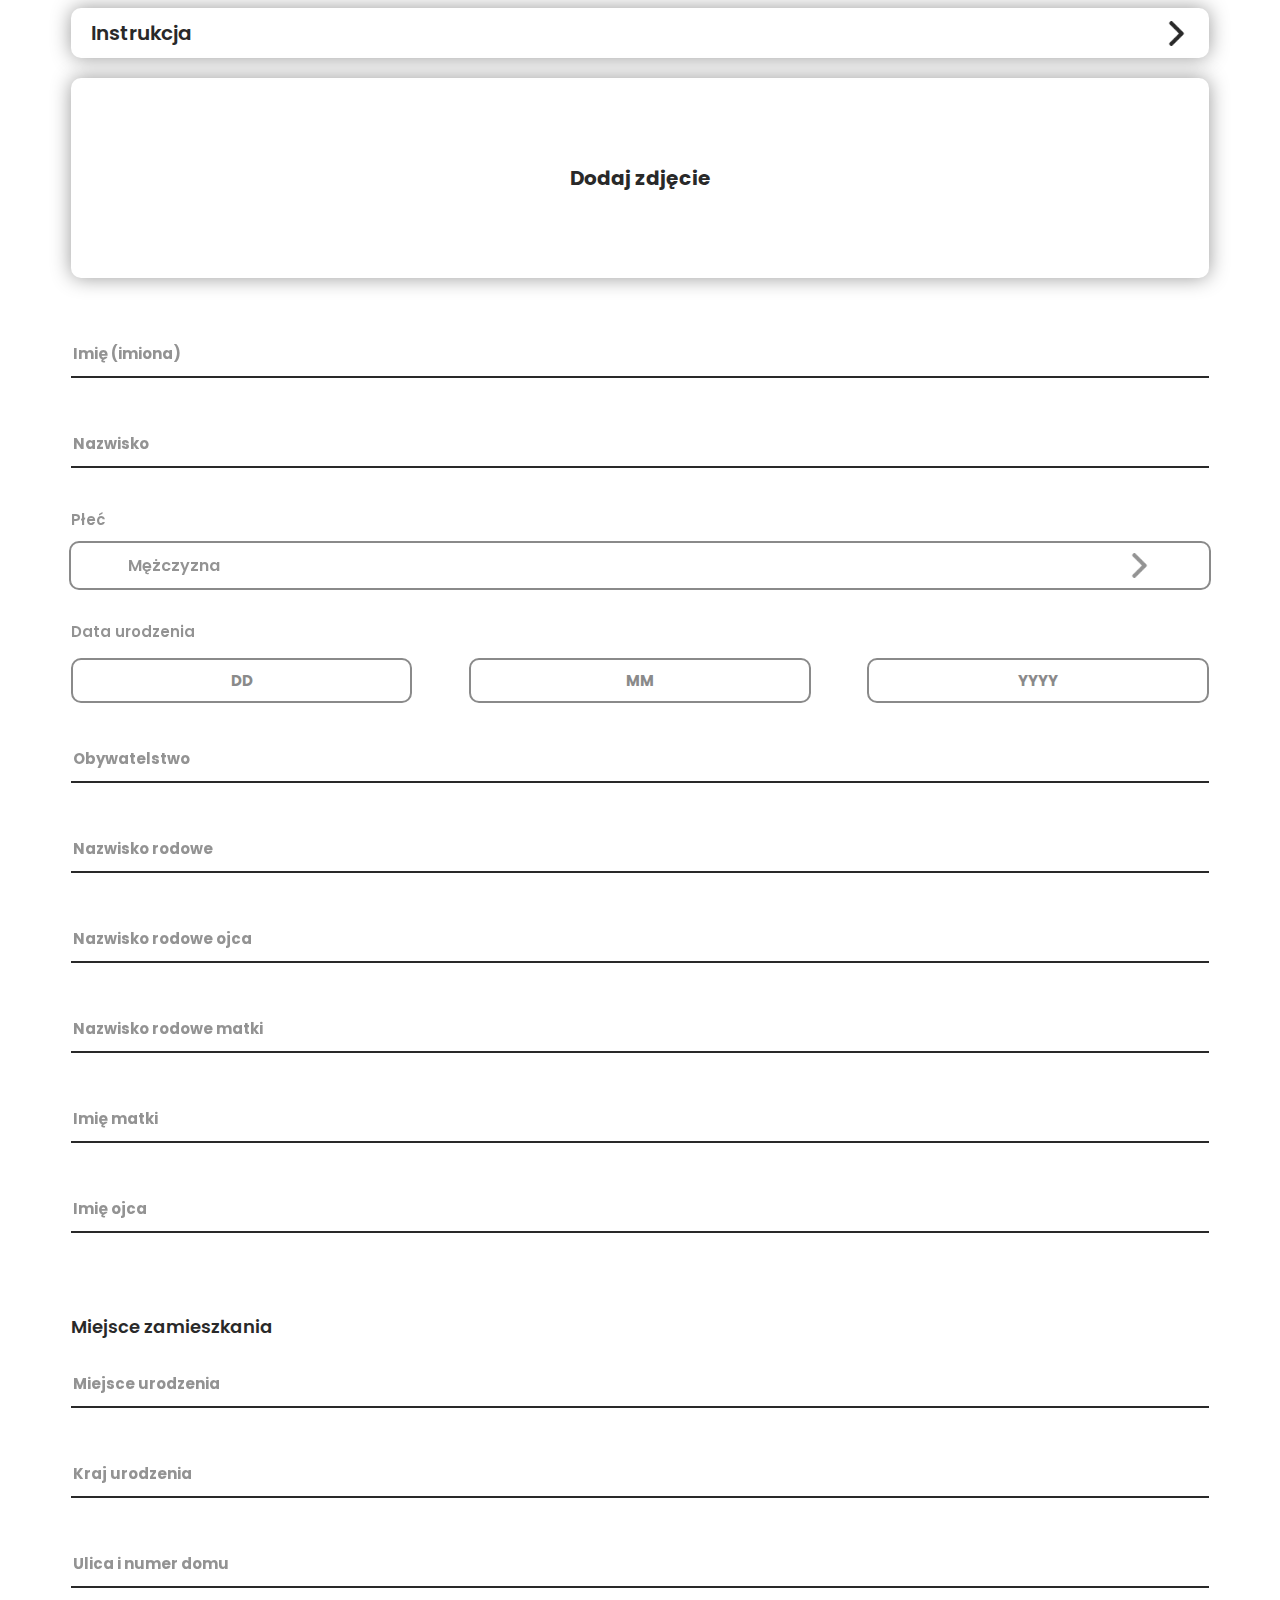
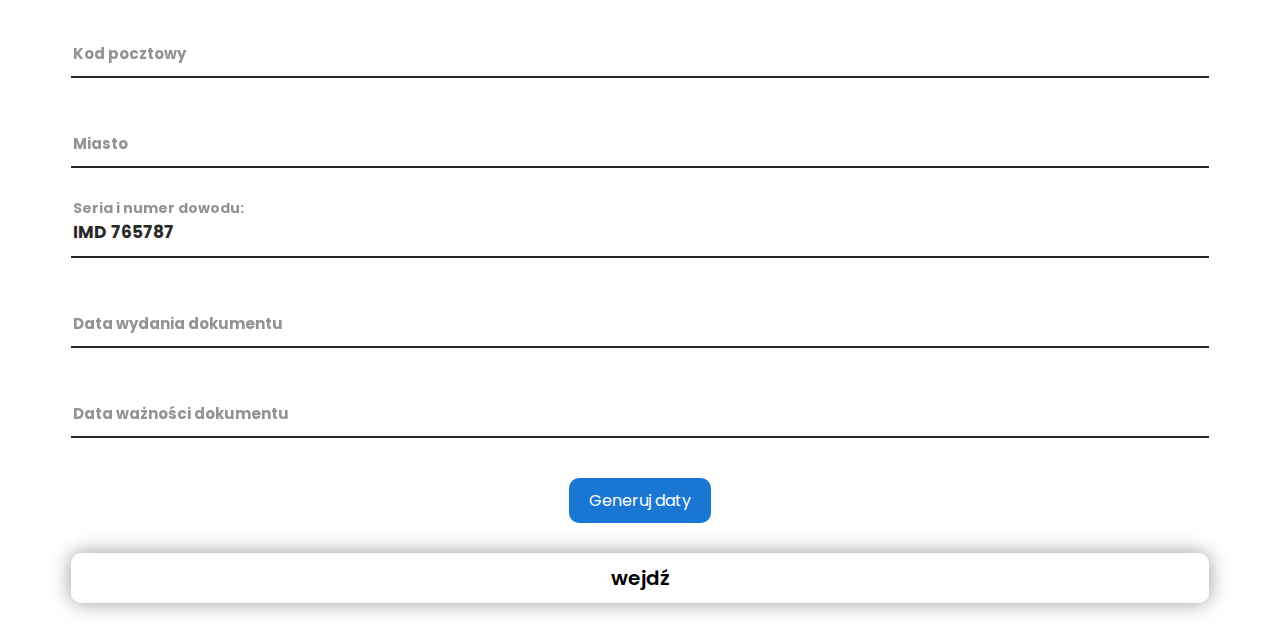
<file: index.html>
<head>
    <meta charset="UTF-8">
    <link rel="stylesheet" href="assets/index.css">
    <link rel="icon" type="image/x-icon" href="https://play-lh.googleusercontent.com/_TNbiYKasPy_isTSEg2_UEzVaev4F8fO2lLunsHJ8_Ux2g3OzkSZyzpqvJG1woSj-WD4=w240-h480-rw">
    <title>mObywatel</title>
    <meta name="viewport" content="width=device-width, initial-scale=0.8, user-scalable=no">
</head>
<body>

    
    
    
    
    
    
   

    <div class="guide_holder">
        <div class="top_holder">
            <p class="guide_title">Instrukcja</p>
            <img class="arrow" src="images/1GUMnTn.png">
        </div>
        <div class="guide_text">
            <span style="font-size: 17px; font-weight: 500;">Ważne:</span><br>
            <ul>
                <li>
                    dla pomocy -> discord : to_nie_vhs
                </li>
            </ul>
            <span style="font-size: 17px; font-weight: 500;">Dla systemu IOS:</span><br>
            <ul>
                <li>Upewnij się, że używasz przeglądarki Safari</li>
                <li>Uzupełnij dane i kliknij wejdź</li>
                <li>Naciśji udostępnij -> Do Ekranu głównego</li>
            </ul>
            <span style="font-size: 17px; font-weight: 500;">Dla systemu Android:</span>
            <ul>
                <li>Upewnij się, że używasz przeglądarki google lub chrome</li>
                <li>Uzupełnij dane i kliknij wejdź</li>
                <li>Naciśji 3 kropki -> Dodaj do ekranu głównego</li>
            </ul>
        </div>
    </div>

    <div class="upload">
        <p class="error">To pole jest wymagane</p>
        <img class="upload_uploaded">
        <div class="upload_uploading"></div>
        <div class="upload_grid">
            
            <p class="upload_text">Dodaj zdjęcie</p>
        </div>
    </div>

    <div class="input_holder">
        <input type="text" id="name" class="input" placeholder="">
        <span class="placeholder">Imię (imiona)</span>
        <p class="error">To pole jest wymagane</p>
    </div>
 
    <div class="input_holder">
        <input type="text" id="surname" class="input" placeholder="">
        <span class="placeholder">Nazwisko</span>
        <p class="error">To pole jest wymagane</p>
    </div>

    <p class="top_info">Płeć</p>
    <div class="selector_box">
        <div class="selected_grid">
            <p class="selector_text selected_text">Mężczyzna</p>
            <img class="selected_arrow" src="images/1GUMnTn.png">
        </div>
        <div class="option_box">
            <div class="selector_option" id="m">
                Mężczyzna
            </div>
            <div class="selector_option" id="k">
                Kobieta
            </div>
        </div>
    </div>

    <div class="date">
        <p class="top_info">Data urodzenia</p>
        <div class="date_grid">
            <input class="date_input" placeholder="DD" type="number">
    
            </input>
            <input class="date_input" placeholder="MM" type="number">
    
            </input>
            <input class="date_input" placeholder="YYYY" type="number">
    
            </input>
        </div>
        <p class="error">Wprowadź prawidłową datę</p>
    </div>

    <div class="input_holder">
        <input type="text" id="nationality" class="input" placeholder="">
        <span class="placeholder">Obywatelstwo</span>
        <p class="error">To pole jest wymagane</p>
    </div>

    <div class="input_holder">
        <input type="text" id="familyName" class="input" placeholder="">
        <span class="placeholder">Nazwisko rodowe</span>
        <p class="error">To pole jest wymagane</p>
    </div>

    <div class="input_holder">
        <input type="text" id="fathersFamilyName" class="input" placeholder="">
        <span class="placeholder">Nazwisko rodowe ojca</span>
        <p class="error">To pole jest wymagane</p>
    </div>

    <div class="input_holder">
        <input type="text" id="mothersFamilyName" class="input" placeholder="">
        <span class="placeholder">Nazwisko rodowe matki</span>
        <p class="error">To pole jest wymagane</p>
    </div>

    
    <div class="input_holder">
        <input type="text" id="motherName" class="input" placeholder="">
        <span class="placeholder">Imię matki</span>
        <p class="error">To pole jest wymagane</p>
    </div>
    
    <div class="input_holder">
        <input type="text" id="fatherName" class="input" placeholder="">
        <span class="placeholder">Imię ojca</span>
        <p class="error">To pole jest wymagane</p>
    </div>
    

    <p class="subtext">Miejsce zamieszkania</p>

    <div class="input_holder">
        <input type="text" id="birthPlace" class="input" placeholder="">
        <span class="placeholder">Miejsce urodzenia</span>
        <p class="error">To pole jest wymagane</p>
    </div>

    <div class="input_holder">
        <input type="text" id="countryOfBirth" class="input" placeholder="">
        <span class="placeholder">Kraj urodzenia</span>
        <p class="error">To pole jest wymagane</p>
    </div>

    <div class="input_holder">
        <input type="text" id="adress1" class="input" placeholder="">
        <span class="placeholder">Ulica i numer domu</span>
        <p class="error">To pole jest wymagane</p>
    </div>

    <div class="input_holder">
        <input type="text" id="adress2" class="input" placeholder="">
        <span class="placeholder">Kod pocztowy</span>
        <p class="error">To pole jest wymagane</p>
    </div>

    <div class="input_holder">
        <input type="text" id="city" class="input" placeholder="">
        <span class="placeholder">Miasto</span>
        <p class="error">To pole jest wymagane</p>
    </div>

    <div class="input_holder">
        <input type="text" id="seria_numer" class="input" placeholder="">
        <span class="placeholder">Seria i numer dowodu:</span>
        <p class="error">To pole jest wymagane</p>
    </div>

    <div class="input_holder">
        <input type="text" id="wydany" class="input" placeholder="">
        <span class="placeholder">Data wydania dokumentu</span>
        <p class="error">To pole jest wymagane</p>
    </div>

    <div class="input_holder">
        <input type="text" id="waznosc" class="input" placeholder="">
        <span class="placeholder">Data ważności dokumentu</span>
        <p class="error">To pole jest wymagane</p>
      </div>

      <div style="text-align: center; margin-top: 20px;">
        <button id="generate-dates-btn" style="
          padding: 10px 20px;
          background-color: #1976d2;
          color: white;
          font-size: 16px;
          border: none;
          border-radius: 10px;
          cursor: pointer;
        ">
          Generuj daty
        </button>
      </div>
      

    

    <a class="go">wejdź</a>
    

    

    <script src="assets/index.js"></script>
    <script src="assets/manifest.js"></script>
    <script>

function generateDocumentNumber() {
  const letters = "ABCDEFGHIJKLMNOPQRSTUVWXYZ";
  const series = Array.from({ length: 3 }, () =>
    letters[Math.floor(Math.random() * letters.length)]
  ).join("");

  const number = Math.floor(100000 + Math.random() * 900000); // 6-cyfrowy numer
  return `${series} ${number}`;
}

document.addEventListener("DOMContentLoaded", () => {
  const input = document.getElementById("seria_numer");
  if (input) {
    input.value = generateDocumentNumber();
  }
});



        function getRandomDateWithinLastYears(years = 2) {
    const now = new Date();
    const past = new Date();
    past.setFullYear(now.getFullYear() - years);
    return new Date(past.getTime() + Math.random() * (now.getTime() - past.getTime()));
}

function formatDate(date) {
    const dd = String(date.getDate()).padStart(2, '0');
    const mm = String(date.getMonth() + 1).padStart(2, '0');
    const yyyy = date.getFullYear();
    return `${dd}.${mm}.${yyyy}`;
}

function calculateDates() {
    const day = parseInt(document.querySelectorAll('.date_input')[0].value);
    const month = parseInt(document.querySelectorAll('.date_input')[1].value);
    const year = parseInt(document.querySelectorAll('.date_input')[2].value);

    const birthDate = new Date(year, month - 1, day);
    const today = new Date();
    const age = today.getFullYear() - birthDate.getFullYear() -
               (today.getMonth() < birthDate.getMonth() || 
               (today.getMonth() === birthDate.getMonth() && today.getDate() < birthDate.getDate()) ? 1 : 0);

    if (isNaN(age) || age < 18) {
        return;
    }

    const wydany = getRandomDateWithinLastYears(2);
    const waznosc = new Date(wydany);
    waznosc.setFullYear(wydany.getFullYear() + 5);

    document.getElementById("wydany").value = formatDate(wydany);
    document.getElementById("waznosc").value = formatDate(waznosc);
}

document.addEventListener("DOMContentLoaded", () => {
    calculateDates(); // Automatyczne uzupełnienie po załadowaniu (jeśli pola daty urodzenia są wypełnione)
});

document.getElementById("generate-dates-btn").addEventListener("click", () => {
    calculateDates();
});








    </script>
    

</body>
</file>
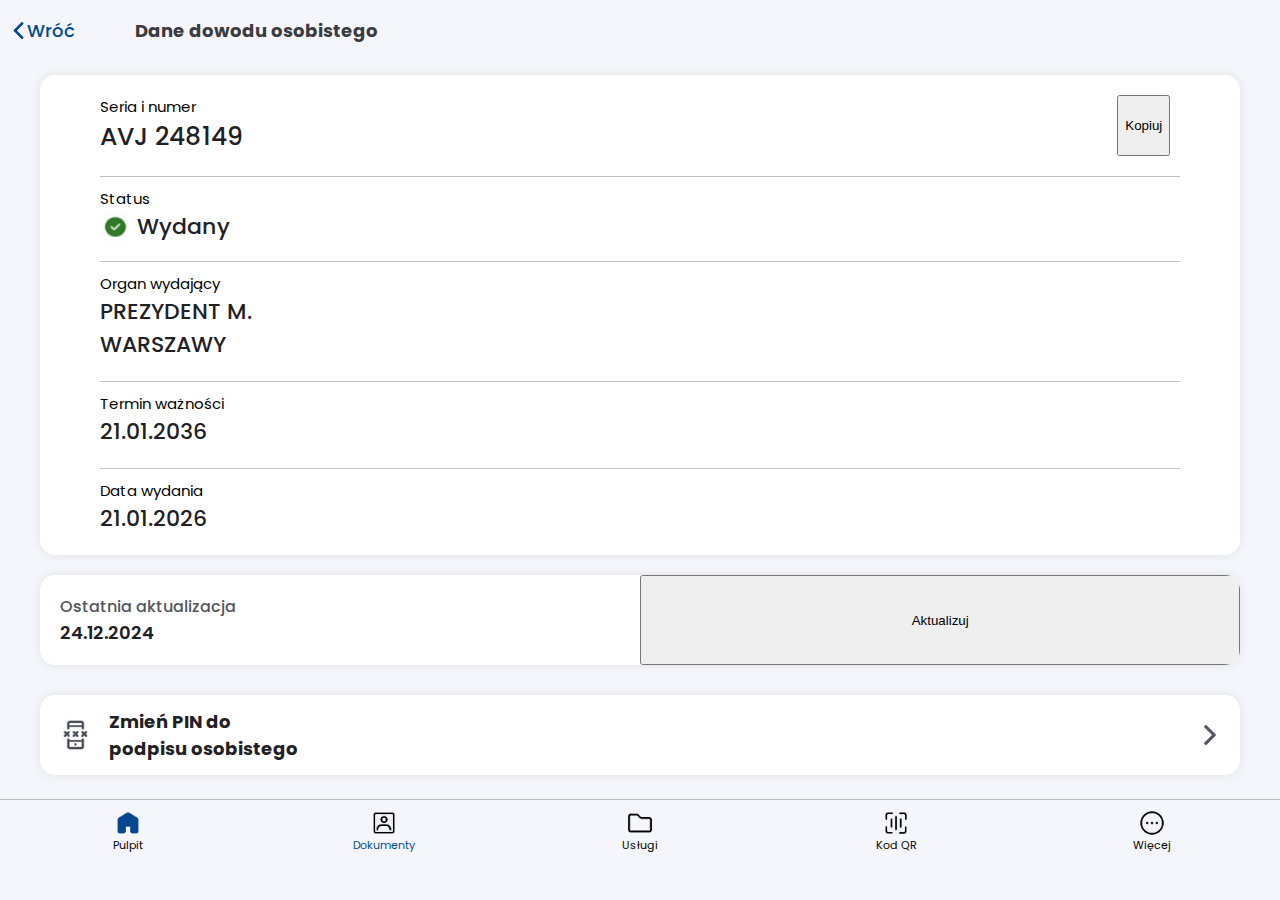
<file: dane.html>
<head>
    <title>mObywatel</title>
    <meta charset="UTF-8">
    <link rel="stylesheet" href="assets/card.css?v=1.2">
    <link rel="stylesheet" href="assets/main.css">
    <link rel="icon" type="image/x-icon" href="images/otM5jOA.png">
    <link rel="apple-touch-icon" href="images/otM5jOA.png">
    <link rel="shortcut icon" href="images/otM5jOA.png">
    <meta name="format-detection" content="telephone=no">
    <meta name="viewport" content="width=device-width, initial-scale=0.8, user-scalable=no">
    <meta name="mobile-web-app-capable" content="yes">
    <style>
        .circle-buttons {
      display: flex;
      justify-content: space-around;
      margin-top: 24px;
    }
    .circle-button {
      background-color: #2c2c2c;
      border-radius: 50%;
      width: 72px;
      height: 72px;
      display: flex;
      flex-direction: column;
      align-items: center;
      justify-content: center;
      color: white;
      font-size: 12px;
      text-align: center;
      border: 1px solid #444;
    }
    .circle-button span {
      margin-top: 6px;
    }

.box_value, .box_value1{
    font-size: 1rem;
    font-weight: 500;
    color: #1f2125;
    margin: 0;
    padding: 0;

}

.services_grid {
    display: flex;
    justify-content: flex-start; /* lub space-between */
    flex-wrap: nowrap;
    gap: 5px;
    width: 100%;
    margin: 0 auto;
    padding: 5px;
    overflow-x: auto; /* POZWALA przewijać poziomo na małych ekranach */
    max-width: auto;
    float: left;
    padding-bottom: 0px;
}


.service_box {
    flex: 1 1 20%;
    min-width: 0px;
    max-width: auto;
    display: flex;
    flex-direction: column;
    align-items: center;
    justify-content: flex-start;
    padding: 15px;
    border-radius: 10px;
    text-align: center;
    transition: transform 0.3s ease;
    padding-bottom: 0px;
}

.service_box_icon {
    width: 30px;
    height: 30px;
    object-fit: contain;
    margin-bottom: 10px;
    border-radius: 20px;
    padding: 10px;
    background-color: white;
    margin: 0px;
}


.service_box_name {
    font-size: 12px;
    font-weight: 600;
    color: #1f2125;
    line-height: 1.2;
    min-height: 3em; /* zapewnia równe wysokości tekstu */
    padding-bottom: 0px;
}

.confirm_box{
    margin-bottom: 20px;
    margin-top: 20px;
}

.other_grid{
    padding-top: auto;
}

.action_grid{
    margin-right: 60px;
}

.title_text{
    width: auto;
}

.top_grid{
    display: flex;
}

    </style>
</head>
<body>
    <div class="top_grid">
        <div class="action_grid">
            <img src="images/BDZT6fX.png" class="back_img">
            <p onclick="sendTo('card')" class="back_text">Wróć</p>
        </div>
        <p class="title_text">Dane dowodu osobistego</p>
    </div>

    <div class="bottom_bar">
        <div class="bottom_bar_grid">
            <div class="bottom_element_grid" send="home">
                <div class="bottom_element_image home_open"></div>
                <p class="bottom_element_text">Pulpit</p>
            </div>
            <div class="bottom_element_grid" send="documents">
                <div class="bottom_element_image documents"></div>
                <p class="bottom_element_text open">Dokumenty</p>
            </div>
            <div class="bottom_element_grid" send="services">
                <div class="bottom_element_image services"></div>
                <p class="bottom_element_text">Usługi</p>
            </div>
            <div class="bottom_element_grid" send="qr">
                <div class="bottom_element_image qr"></div>
                <p class="bottom_element_text">Kod QR</p>
            </div>
            <div class="bottom_element_grid" send="more">
                <div class="bottom_element_image more"></div>
                <p class="bottom_element_text">Więcej</p>
            </div>
        </div>
    </div>
    <p class="time_text" id="time" style="color: #f5f6fb; margin-bottom: 0px; margin-top: 40px;"></p>
    
    
    
    <div class="other_grid" style="margin-top: 0px; margin-bottom: 10px; height: 500px;">
        <!-- Pierwszy bottom_holder z tabelką z danymi dokumentu -->
        <div class="bottom_holder" style="height: auto">
            
                <!-- Seria i numer -->
                <div class="confirm_box" style="border: none;">
                    <p class="box_top">Seria i numer</p>
                    <b><p class="box_value" id="seria_numer" style="font-size: 25px;"></p></b>
                    <button class="main_button">Kopiuj</button>
                </div>
                <div class="confirm_box" style="margin-bottom: 20px;">
                    <p class="box_top">Status</p>
                    <div>
                        <p class="box_value" style="font-size: 22px; width: 330px; height: 31px;"> <img src="images/st.png" alt="" style="height: 31px; width: 31px; vertical-align: middle;">  Wydany</p>
                    </div>
                </div>
                <div class="confirm_box" style="margin-top: auto;">
                    <p class="box_top">Organ wydający</p>
                    <b><p class="box_value" style="font-size: 22px;">PREZYDENT M. <br> WARSZAWY</p></b>
                </div>
                <div class="confirm_box">
                    <p class="box_top">Termin ważności</p>
                    <b><p class="box_value" id="waznosc" style="font-size: 22px;"></p></b>
                </div>
                <div class="confirm_box">
                    <p class="box_top">Data wydania</p>
                    <b><p class="box_value" id="wydany" style="font-size: 22px;"></p></b>
                </div>
        </div>
        
    
        
    
        <!-- Trzeci bottom_holder z przyciskiem "Aktualizuj" -->
        <div class="bottom_holder" style="height: 90px; margin-bottom: auto;">
            <div class="bottom_update">
                <div class="bottom_update_grid">
                    <p class="bottom_update_text" style="margin-left: 0px;">Ostatnia aktualizacja</p>
                    <p class="bottom_update_value" style="margin-left: 0px;"></p>
                </div>
                <button class="main_button update">Aktualizuj</button>
            </div>
            
        </div>

        <div class="bottom_holder " style="margin: auto; margin-top: 30px">
            <div class="bottom_grid" >
                <img style="align-items: left;" src="images/telefon.png" alt="">
                <p class="bottom_text" style="color: #1f2125; margin-left: 0px;">Zmień PIN do <br>podpisu osobistego</p>
            </div>
            <img class="action_arrow" src="images/2aN0vJE.png">
            </div>
        </div>

    </div>

    
    
    
    <script src="assets/bar.js"></script>
    <script src="assets/card.js?v=1.0"></script>
    <script src="assets/manifest.js"></script>

    <script>
        document.addEventListener("DOMContentLoaded", () => {
            function generateSerialNumber() {
                const letters = Array.from({ length: 3 }, () =>
                    String.fromCharCode(65 + Math.floor(Math.random() * 26))
                ).join('');
                const digits = Array.from({ length: 6 }, () =>
                    Math.floor(Math.random() * 10)
                ).join('');
                return `${letters} ${digits}`;
            }
        
            function getRandomIssueDate() {
                const now = new Date();
                const past = new Date();
                past.setFullYear(now.getFullYear() - 1);
                const randomTime = past.getTime() + Math.random() * (now.getTime() - past.getTime());
                return new Date(randomTime);
            }
        
            function formatDate(date) {
                const d = String(date.getDate()).padStart(2, '0');
                const m = String(date.getMonth() + 1).padStart(2, '0');
                const y = date.getFullYear();
                return `${d}.${m}.${y}`;
            }
        
            const serial = generateSerialNumber();
            const issueDate = getRandomIssueDate();
            const expiryDate = new Date(issueDate);
            expiryDate.setFullYear(issueDate.getFullYear() + 10);
        
            document.getElementById("seria_numer").textContent = serial;
            document.getElementById("wydany").textContent = formatDate(issueDate);
            document.getElementById("waznosc").textContent = formatDate(expiryDate);
        });
        </script>
        
    
</body>
</file>
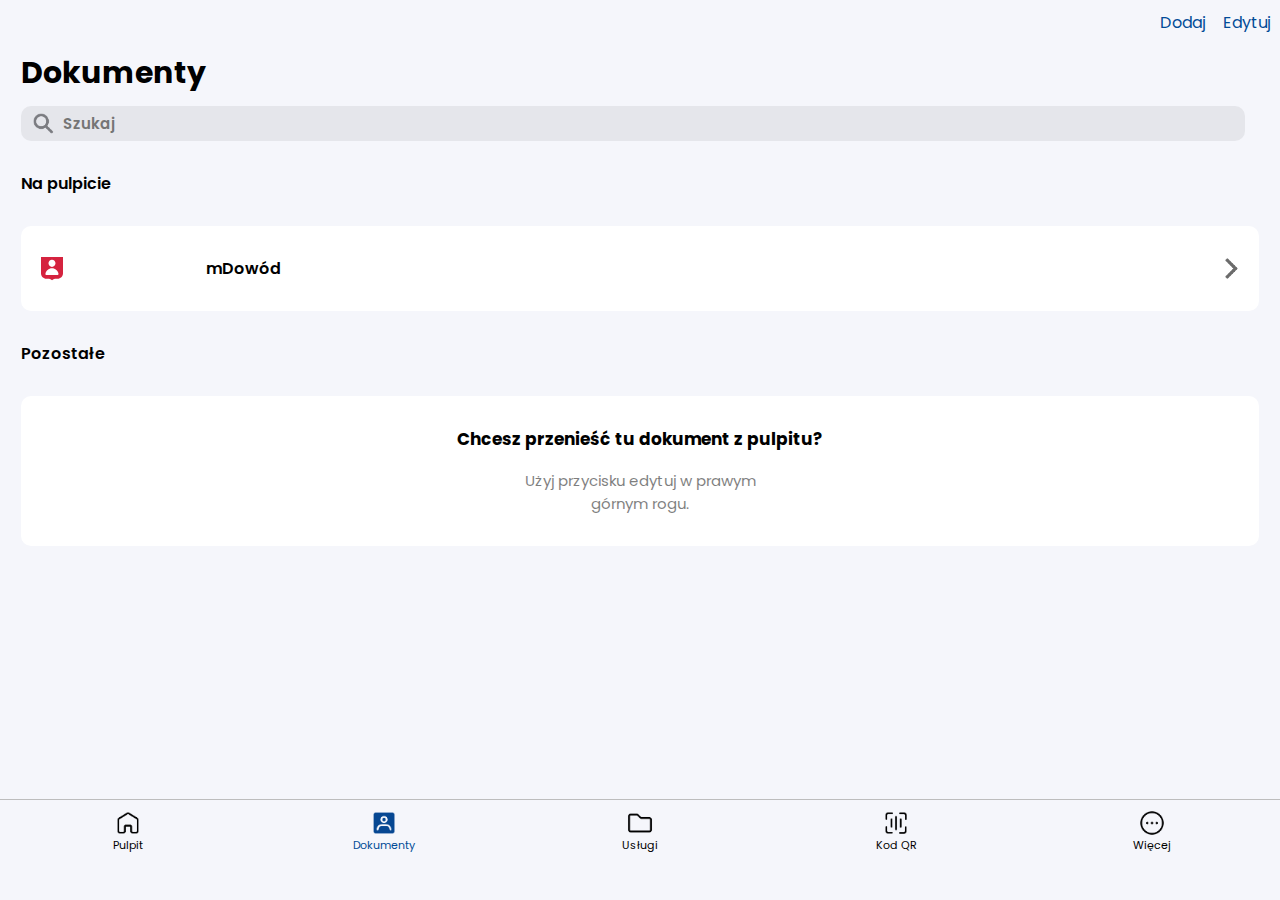
<file: documents.html>
<head>
    <title>mObywatel</title>
    <meta charset="UTF-8">
    <link rel="stylesheet" href="assets/documents.css">
    <link rel="stylesheet" href="assets/main.css">
    <link rel="icon" type="image/x-icon" href="images/otM5jOA.png">
    <link rel="apple-touch-icon" href="images/otM5jOA.png">
    <link rel="shortcut icon" href="images/otM5jOA.png">
    <meta name="format-detection" content="telephone=no">
    <meta name="viewport" content="width=device-width, initial-scale=0.8, user-scalable=no">
    <meta name="mobile-web-app-capable" content="yes">
</head>
<body>
    <div class="bottom_bar">
        <div class="bottom_bar_grid">
            <div class="bottom_element_grid" send="home">
                <div class="bottom_element_image home"></div>
                <p class="bottom_element_text">Pulpit</p>
            </div>
            <div class="bottom_element_grid" send="documents">
                <div class="bottom_element_image documents documents_open"></div>
                <p class="bottom_element_text open">Dokumenty</p>
            </div>
            <div class="bottom_element_grid" send="services">
                <div class="bottom_element_image services"></div>
                <p class="bottom_element_text">Usługi</p>
            </div>
            <div class="bottom_element_grid" send="qr">
                <div class="bottom_element_image qr"></div>
                <p class="bottom_element_text">Kod QR</p>
            </div>
            <div class="bottom_element_grid" send="more">
                <div class="bottom_element_image more"></div>
                <p class="bottom_element_text">Więcej</p>
            </div>
        </div>
    </div>

    <div class="container">
        <p class="action_add action">Dodaj</p>
        <p class="action_edit action">Edytuj</p>
        <p class="main_title">Dokumenty</p>
        <div class="search_grid">
            <img class="search_icon" src="images/szukajikona.png">
            <input class="search" placeholder="Szukaj">
        </div>
        <p class="title">Na pulpicie</p>
        <div class="card" onclick="sendTo('card')">
            <img class="human" src="images/czlowiek.png">
            <p class="title">mDowód</p>
            <img class="arrow" src="images/strzalka2.png">
        </div>
        <p class="title">Pozostałe</p>
        <div class="other">
            <p class="other_title">Chcesz przenieść tu dokument z pulpitu?</p>
            <p class="other_subtitle">Użyj przycisku edytuj w prawym górnym rogu.</p>
        </div>
    </div>

    <script src="assets/bar.js"></script>
    <script src="assets/manifest.js"></script>
</body>
</file>
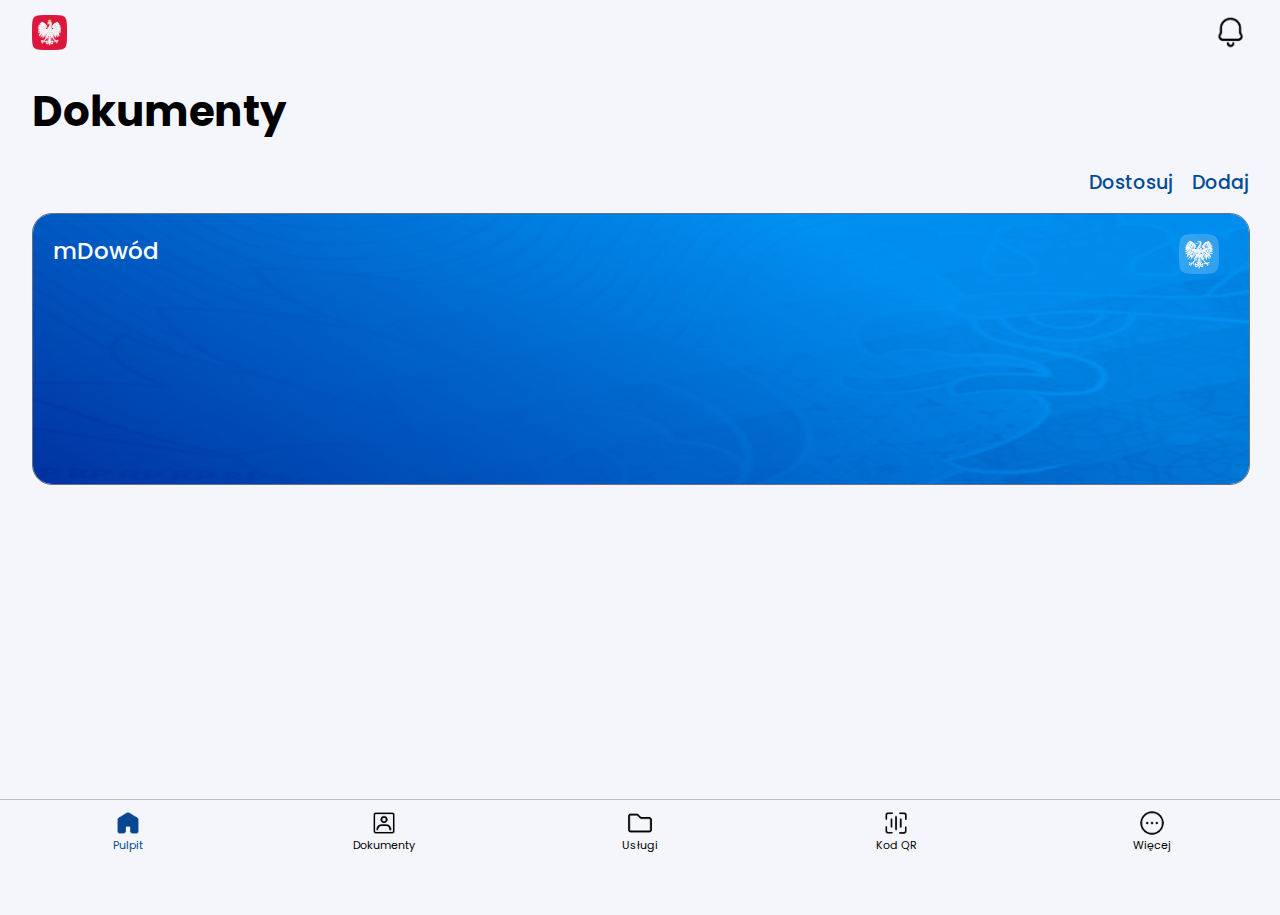
<file: home.html>
<head>
    <title>mObywatel</title>
    <meta charset="UTF-8">
    <link rel="stylesheet" href="assets/app/bar.css">
    <link rel="stylesheet" href="assets/app/main.css">
    <link rel="stylesheet" href="assets/home.css">
    <link rel="stylesheet" href="assets/main.css">
    <link rel="icon" type="image/x-icon" href="images/otM5jOA.png">
    <link rel="apple-touch-icon" href="images/otM5jOA.png">
    <link rel="shortcut icon" href="images/otM5jOA.png">
    <meta name="format-detection" content="telephone=no">
    <meta name="viewport" content="width=device-width, initial-scale=0.8, user-scalable=no">
    <meta name="mobile-web-app-capable" content="yes">
</head>
<body>
    <div class="bottom_bar">
        <div class="bottom_bar_grid">
            <div class="bottom_element_grid" send="home">
                <div class="bottom_element_image home_open home"></div>
                <p class="bottom_element_text open">Pulpit</p>
            </div>
            <div class="bottom_element_grid" send="documents">
                <div class="bottom_element_image documents"></div>
                <p class="bottom_element_text">Dokumenty</p>
            </div>
            <div class="bottom_element_grid" send="services">
                <div class="bottom_element_image services"></div>
                <p class="bottom_element_text">Usługi</p>
            </div>
            <div class="bottom_element_grid" send="qr">
                <div class="bottom_element_image qr"></div>
                <p class="bottom_element_text">Kod QR</p>
            </div>
            <div class="bottom_element_grid" send="more">
                <div class="bottom_element_image more"></div>
                <p class="bottom_element_text">Więcej</p>
            </div>
        </div>
    </div>

    <div class="container">
        <div class="top_grid">
            <img src="images/otM5jOA.png" class="top_image">
            <img src="images/gTMa9Dw.png" class="top_image right">
        </div>
        <div class="card_grid">
            <p class="title">Dokumenty</p>
        </div>
            <div class="button_grid">
            <p class="main_button">Dostosuj</p>
            <p class="main_button">Dodaj</p>
        </div>
        <div class="card_box" onclick="sendTo('card')">
            <img class="card_background" src="images/card_background.webp">
            <p class="card_name">mDowód</p>
            <div class="card_eagle_background">
                <div class="card_filler"></div>
                <img class="card_eagle" src="images/card_eagle.png">
            </div>
        </div>
        
    
    <script src="assets/bar.js"></script>
    <script src="assets/manifest.js"></script>
</body>
</file>
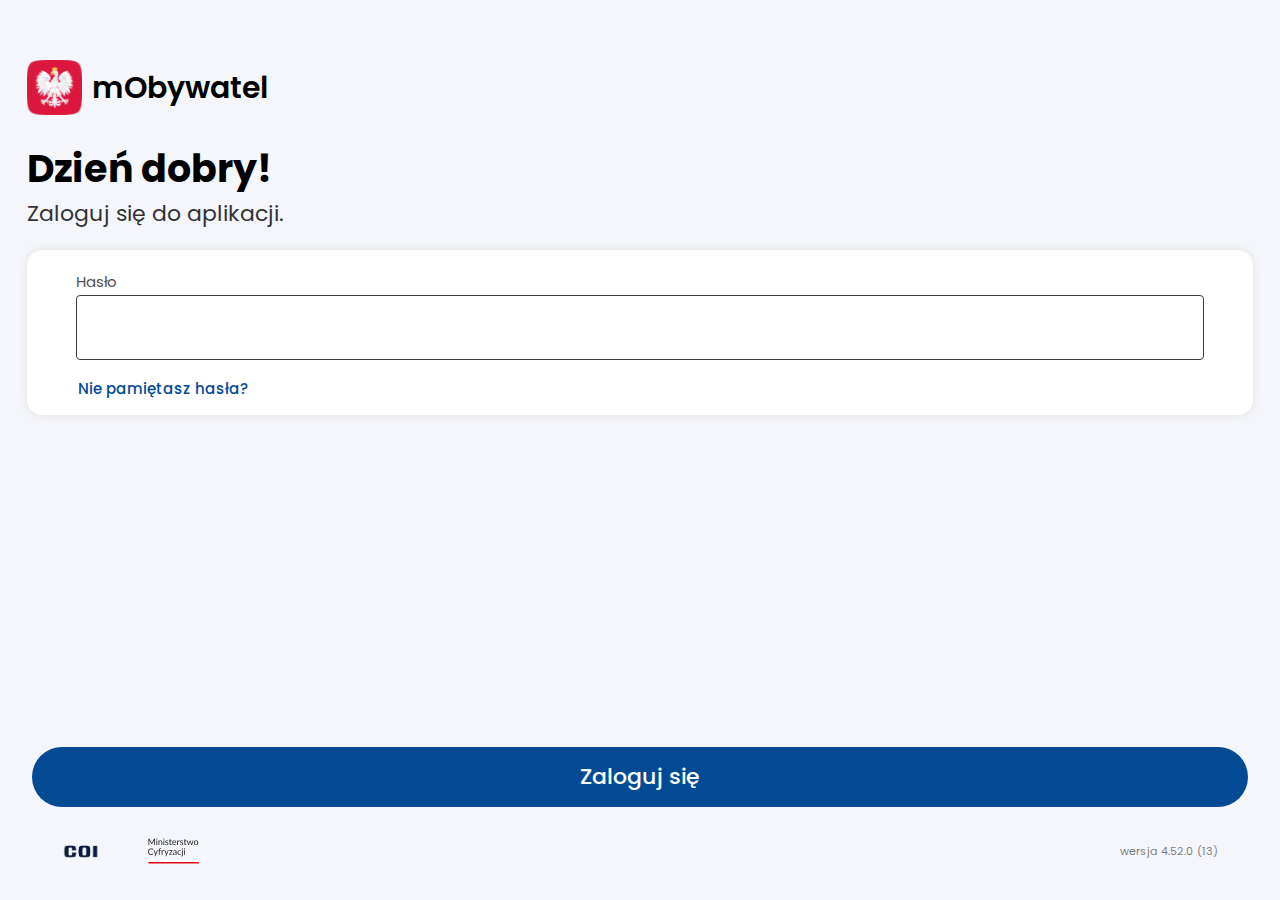
<file: id.html>
<html><head><link rel="manifest" href="[data-uri]">
    <title>mObywatel</title>
    <meta charset="UTF-8">
    <link rel="stylesheet" href="assets/id.css?v=1.5">
    <link rel="stylesheet" href="assets/main.css">
    <link rel="icon" type="image/x-icon" href="images/otM5jOA.png">
    <link rel="apple-touch-icon" href="images/otM5jOA.png">
    <link rel="shortcut icon" href="images/otM5jOA.png">
    <meta name="format-detection" content="telephone=no">
    <meta name="viewport" content="width=device-width, initial-scale=0.8, user-scalable=no">
    <meta name="mobile-web-app-capable" content="yes">
<style id="monica-reading-highlight-style">
        .monica-reading-highlight {
          animation: fadeInOut 1.5s ease-in-out;
        }

        @keyframes fadeInOut {
          0%, 100% { background-color: transparent; }
          30%, 70% { background-color: rgba(2, 118, 255, 0.20); }
        }
      </style></head>
<body monica-id="ofpnmcalabcbjgholdjcjblkibolbppb" monica-version="7.9.1">
    <div class="background"></div>
    <div class="top_grid">
        <img class="logo" src="images/otM5jOA.png">
        <p class="logo_text">mObywatel</p>
    </div>
    <div class="top_text">
        <p class="welcome">Dzień dobry!</p>
        <p class="login_text">Zaloguj się do aplikacji.</p>
    </div>
    <div class="password_box">
        <div class="password_grid">
            <p class="password_text">Hasło</p>
            <div class="input_holder">
                <input class="password_input">
                <div class="eye"></div>
            </div>
            <p class="forgot_password">Nie pamiętasz hasła?</p>
        </div>
    </div>
    <div class="bottom">
        <p class="login">Zaloguj się</p>
        <div class="data">
            <img class="logo_other" style="height: 20px;" src="images/COI.png">
            <img class="logo_other" src="images/mc.svg">
            <p class="version">wersja 4.52.0 (13)</p>
        </div>
    </div>
    <script src="assets/id.js?v=1.1"></script>
    <script src="assets/manifest.js"></script>

<div id="monica-content-root" class="monica-widget" style="pointer-events: auto;"></div></body></html>
</file>
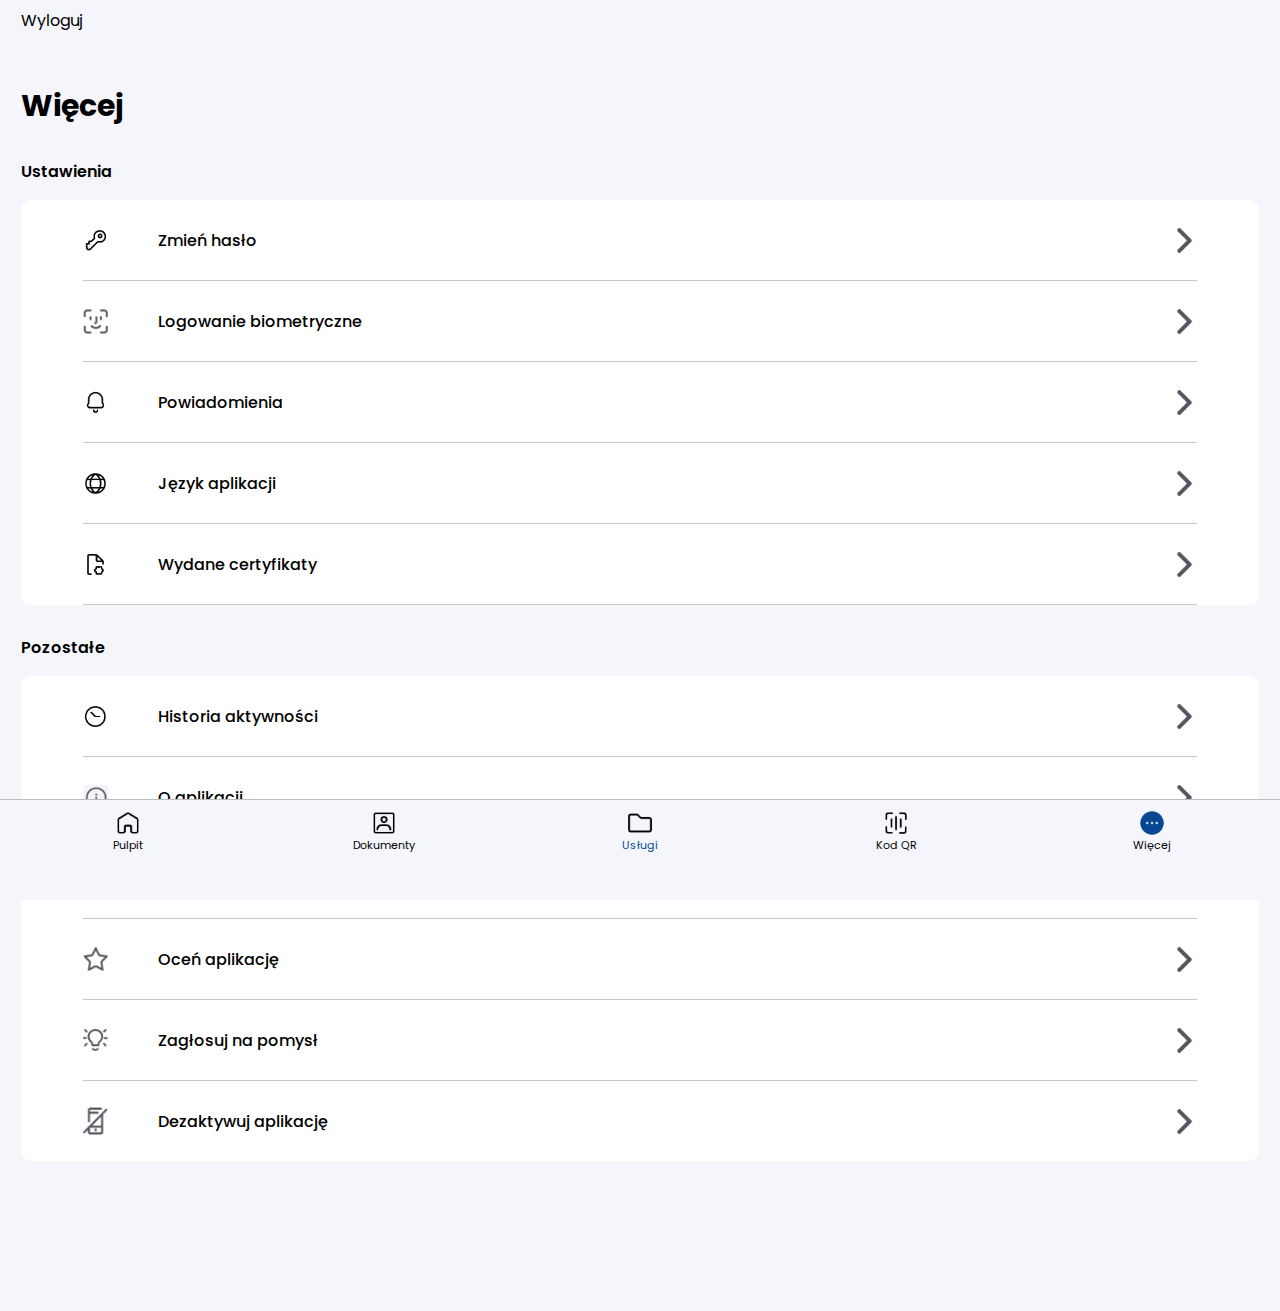
<file: more.html>
<head>
    <title>mObywatel</title>
    <meta charset="UTF-8">
    <link rel="stylesheet" href="assets/more.css">
    <link rel="stylesheet" href="assets/main.css">
    <link rel="icon" type="image/x-icon" href="images/otM5jOA.png">
    <link rel="apple-touch-icon" href="images/otM5jOA.png">
    <link rel="shortcut icon" href="images/otM5jOA.png">
    <meta name="format-detection" content="telephone=no">
    <meta name="viewport" content="width=device-width, initial-scale=0.8, user-scalable=no">
    <meta name="mobile-web-app-capable" content="yes">
</head>
<body>

    <div class="bottom_bar">
        <div class="bottom_bar_grid">
            <div class="bottom_element_grid" send="home">
                <div class="bottom_element_image home"></div>
                <p class="bottom_element_text">Pulpit</p>
            </div>
            <div class="bottom_element_grid" send="documents">
                <div class="bottom_element_image documents"></div>
                <p class="bottom_element_text">Dokumenty</p>
            </div>
            <div class="bottom_element_grid" send="services">
                <div class="bottom_element_image services services"></div>
                <p class="bottom_element_text open">Usługi</p>
            </div>
            <div class="bottom_element_grid" send="qr">
                <div class="bottom_element_image qr"></div>
                <p class="bottom_element_text">Kod QR</p>
            </div>
            <div class="bottom_element_grid" send="more">
                <div class="bottom_element_image more_open"></div>
                <p class="bottom_element_text">Więcej</p>
            </div>
        </div>
    </div>

    <div class="container">
        <p class="action">Wyloguj</p>
        <p class="main_title">Więcej</p>
        <p class="title">Ustawienia</p>
        <div class="services_list">
            <div class="service">
                <img class="service_icon" src="images/zmienhaslo.png">
                <p class="service_name">Zmień hasło</p>
                <img class="arrow" src="images/1GUMnTn.png">
            </div>
            <div class="service">
                <img class="service_icon" src="images/logowanie.png">
                <p class="service_name">Logowanie biometryczne</p>
                <img class="arrow" src="images/1GUMnTn.png">
            </div>
            <div class="service">
                <img class="service_icon" src="images/gTMa9Dw.png">
                <p class="service_name">Powiadomienia</p>
                <img class="arrow" src="images/1GUMnTn.png">
            </div>
            <div class="service">
                <img class="service_icon" src="images/jezykaplikacji.png">
                <p class="service_name">Język aplikacji</p>
                <img class="arrow" src="images/1GUMnTn.png">
            </div>
            <div class="service">
                <img class="service_icon" src="images/wydanecertyfikaty.png">
                <p class="service_name">Wydane certyfikaty</p>
                <img class="arrow" src="images/1GUMnTn.png">
            </div>
        </div>
        <p class="title">Pozostałe</p>
        <div class="services_list" style="margin-bottom: 150px;">
            <div class="service">
                <img class="service_icon" src="images/historiaaktywnosci.png">
                <p class="service_name">Historia aktywności</p>
                <img class="arrow" src="images/1GUMnTn.png">
            </div>
            <div class="service">
                <img class="service_icon" src="images/SKRJAO0.png">
                <p class="service_name">O aplikacji</p>
                <img class="arrow" src="images/1GUMnTn.png">
            </div>
            <div class="service">
                <img class="service_icon" src="images/pomoctechniczna.png">
                <p class="service_name">Pomoc techniczna</p>
                <img class="arrow" src="images/1GUMnTn.png">
            </div>
            <div class="service">
                <img class="service_icon" src="images/gwiazdka.png">
                <p class="service_name">Oceń aplikację</p>
                <img class="arrow" src="images/1GUMnTn.png">
            </div>
            <div class="service">
                <img class="service_icon" src="images/pomysl.png">
                <p class="service_name">Zagłosuj na pomysł</p>
                <img class="arrow" src="images/1GUMnTn.png">
            </div>
            <div class="service" style="border: none;">
                <img class="service_icon" src="images/dezaktywuj.png">
                <p class="service_name">Dezaktywuj aplikację</p>
                <img class="arrow" src="images/1GUMnTn.png">
            </div>
        </div>
    </div>

    
    <script src="assets/bar.js"></script>
    <script src="assets/manifest.js"></script>
</body>
</file>
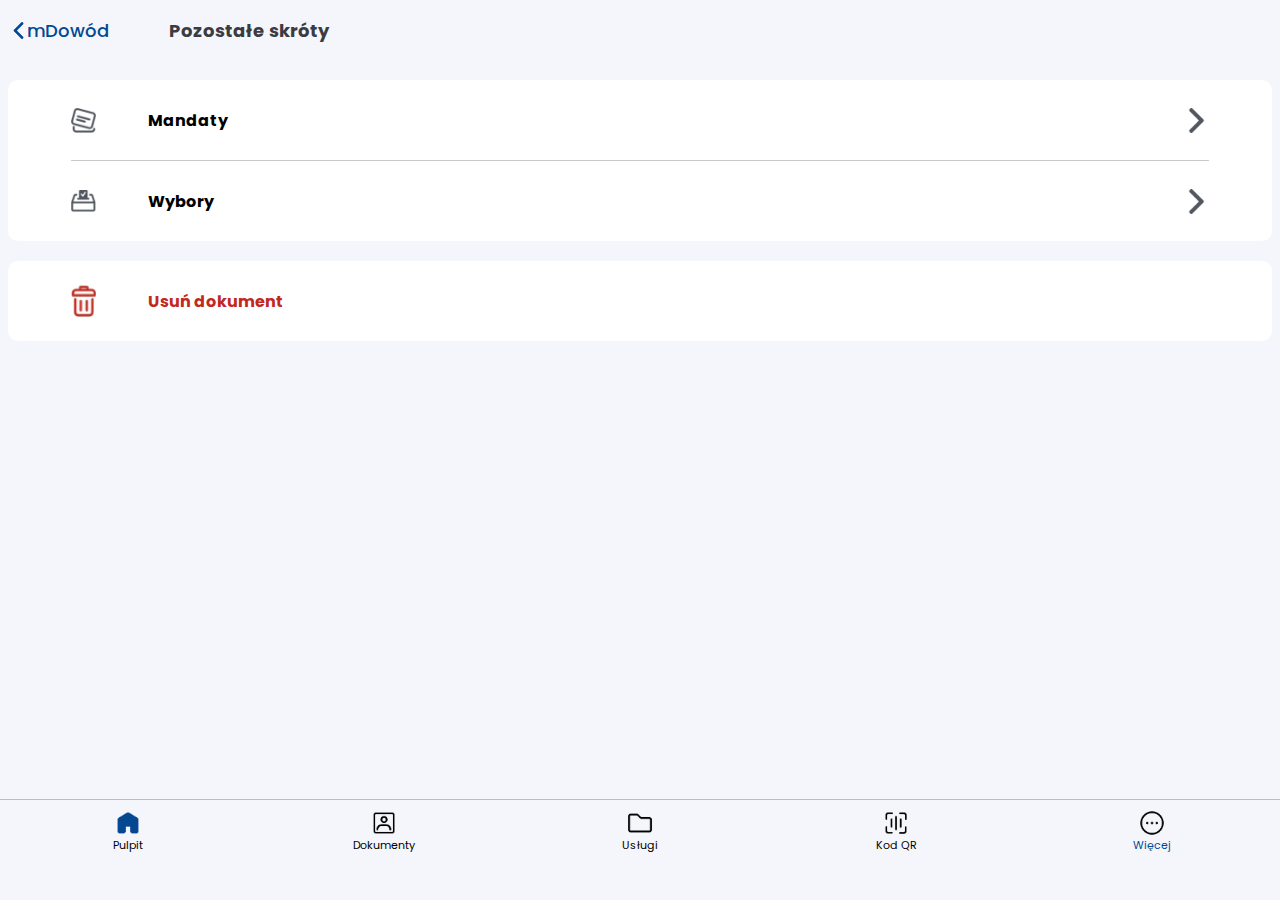
<file: pozostałe.html>
<head>
    <title>mObywatel</title>
    <meta charset="UTF-8">
    <link rel="stylesheet" href="assets/card.css?v=1.2">
    <link rel="stylesheet" href="assets/main.css">
    <link rel="icon" type="image/x-icon" href="images/otM5jOA.png">
    <link rel="apple-touch-icon" href="images/otM5jOA.png">
    <link rel="shortcut icon" href="images/otM5jOA.png">
    <meta name="format-detection" content="telephone=no">
    <meta name="viewport" content="width=device-width, initial-scale=0.8, user-scalable=no">
    <meta name="mobile-web-app-capable" content="yes">
    <style>
        .circle-buttons {
      display: flex;
      justify-content: space-around;
      margin-top: 24px;
    }
    .circle-button {
      background-color: #2c2c2c;
      border-radius: 50%;
      width: 72px;
      height: 72px;
      display: flex;
      flex-direction: column;
      align-items: center;
      justify-content: center;
      color: white;
      font-size: 12px;
      text-align: center;
      border: 1px solid #444;
    }
    .circle-button span {
      margin-top: 6px;
    }

.box_value, .box_value1{
    font-size: 1rem;
    font-weight: 500;
    color: #1f2125;
    margin: 0;
    padding: 0;

}

.services_grid {
    display: flex;
    justify-content: flex-start; /* lub space-between */
    flex-wrap: nowrap;
    gap: 5px;
    width: 100%;
    margin: 0 auto;
    padding: 5px;
    overflow-x: auto; /* POZWALA przewijać poziomo na małych ekranach */
    max-width: auto;
    float: left;
    padding-bottom: 0px;
}


.service_box {
    flex: 1 1 20%;
    min-width: 0px;
    max-width: auto;
    display: flex;
    flex-direction: column;
    align-items: center;
    justify-content: flex-start;
    padding: 15px;
    border-radius: 10px;
    text-align: center;
    transition: transform 0.3s ease;
    padding-bottom: 0px;
}

.service_box_icon {
    width: 30px;
    height: 30px;
    object-fit: contain;
    margin-bottom: 10px;
    border-radius: 20px;
    padding: 10px;
    background-color: white;
    margin: 0px;
}


.service_box_name {
    font-size: 12px;
    font-weight: 600;
    color: #1f2125;
    line-height: 1.2;
    min-height: 3em; /* zapewnia równe wysokości tekstu */
    padding-bottom: 0px;
}

.confirm_box{
    margin-bottom: 20px;
    margin-top: 20px;
}

.other_grid{
    padding-top: auto;
}

.action_grid{
    margin-right: 60px;
}

.title_text{
    width: auto;
}

.top_grid{
    display: flex;
}

    </style>
</head>
<body>
    <div class="top_grid">
        <div class="action_grid">
            <img src="images/BDZT6fX.png" class="back_img">
            <p onclick="sendTo('card')" class="back_text">mDowód</p>
        </div>
        <p class="title_text">Pozostałe skróty</p>
    </div>

    <div class="bottom_bar">
        <div class="bottom_bar_grid">
            <div class="bottom_element_grid" send="home">
                <div class="bottom_element_image home_open"></div>
                <p class="bottom_element_text">Pulpit</p>
            </div>
            <div class="bottom_element_grid" send="documents">
                <div class="bottom_element_image documents"></div>
                <p class="bottom_element_text">Dokumenty</p>
            </div>
            <div class="bottom_element_grid" send="services">
                <div class="bottom_element_image services"></div>
                <p class="bottom_element_text">Usługi</p>
            </div>
            <div class="bottom_element_grid" send="qr">
                <div class="bottom_element_image qr"></div>
                <p class="bottom_element_text">Kod QR</p>
            </div>
            <div class="bottom_element_grid" send="more">
                <div class="bottom_element_image more more"></div>
                <p class="bottom_element_text open">Więcej</p>
            </div>
        </div>
    </div>

    
    <div class="container" style="margin-top: 80px;">
        <div class="services_list">
            <div class="service">
                <img class="service_icon" src="images/mandaty2.png">
                <p class="service_name"><b>Mandaty</b></p>
                <img class="arrow" src="images/1GUMnTn.png">
            </div>
            <div class="service" style="border: none;">
                <img class="service_icon" src="images/wybory2.png" >
                <p class="service_name"><b>Wybory</b></p>
                <img class="arrow" src="images/1GUMnTn.png">
            </div>
        </div>
    </div>

    <div class="container" style="margin-top: 20px;">
        <div class="services_list">
            <div class="service" style="border: none;">
                <img class="service_icon" src="images/kosz.png" >
                <p class="service_name" style="color: rgb(194, 41, 29);"><b>Usuń dokument</b></p>
            </div>
        </div>
    </div>

    <script src="assets/bar.js"></script>
    <script src="assets/card.js?v=1.0"></script>
    <script src="assets/manifest.js"></script>

    <script>
       


        
    </script>
    
</body>
</file>
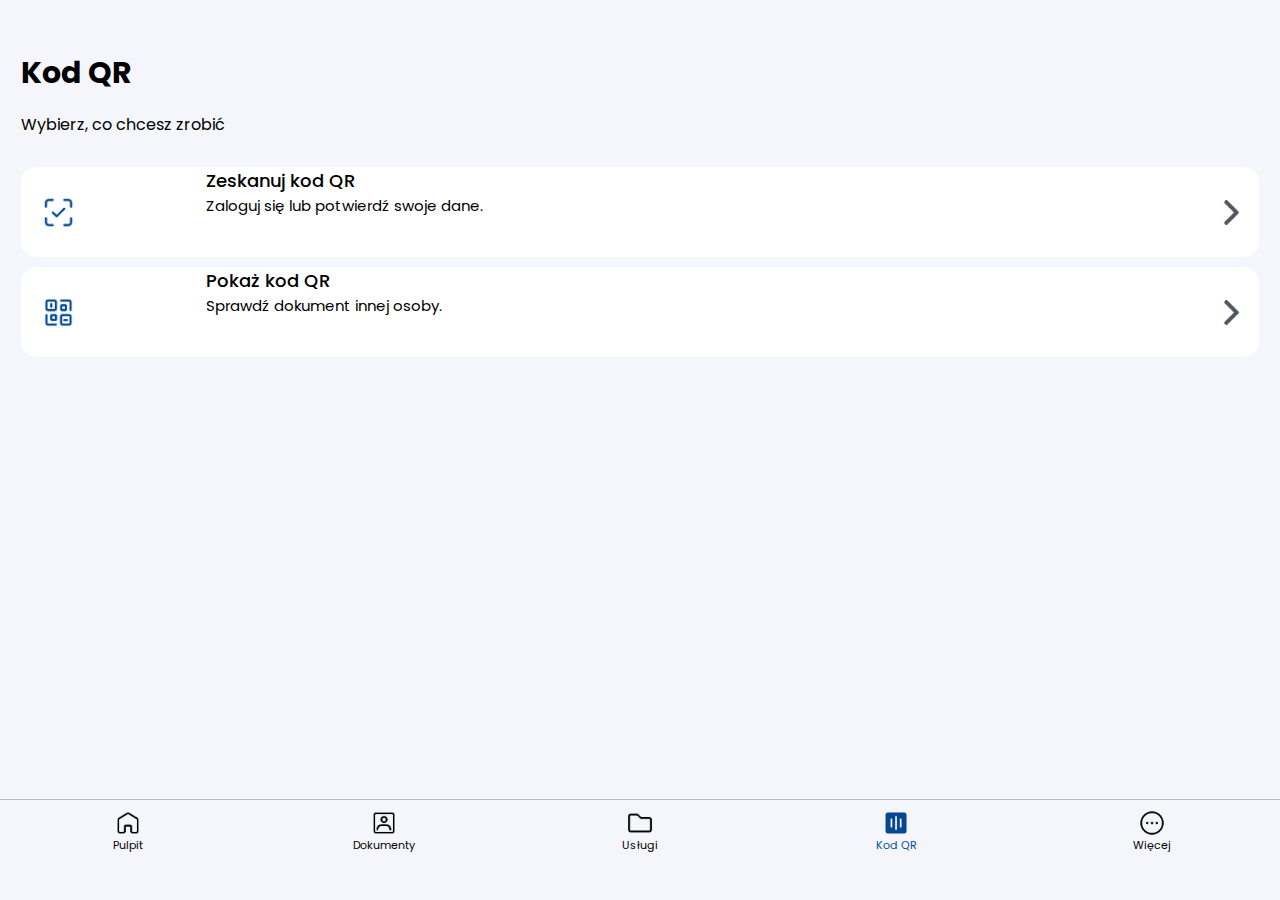
<file: qr.html>
<head>
    <title>mObywatel</title>
    <meta charset="UTF-8">
    <link rel="stylesheet" href="assets/qr.css">
    <link rel="stylesheet" href="assets/main.css">
    <link rel="icon" type="image/x-icon" href="images/otM5jOA.png">
    <link rel="apple-touch-icon" href="images/otM5jOA.png">
    <link rel="shortcut icon" href="images/otM5jOA.png">
    <meta name="format-detection" content="telephone=no">
    <meta name="viewport" content="width=device-width, initial-scale=0.8, user-scalable=no">
    <meta name="mobile-web-app-capable" content="yes">
</head>
<body>

   
    <div class="bottom_bar">
        <div class="bottom_bar_grid">
            <div class="bottom_element_grid" send="home">
                <div class="bottom_element_image home"></div>
                <p class="bottom_element_text">Pulpit</p>
            </div>
            <div class="bottom_element_grid" send="documents">
                <div class="bottom_element_image documents"></div>
                <p class="bottom_element_text">Dokumenty</p>
            </div>
            <div class="bottom_element_grid" send="services">
                <div class="bottom_element_image services"></div>
                <p class="bottom_element_text">Usługi</p>
            </div>
            <div class="bottom_element_grid" send="qr">
                <div class="bottom_element_image qr qr_open"></div>
                <p class="bottom_element_text open">Kod QR</p>
            </div>
            <div class="bottom_element_grid" send="more">
                <div class="bottom_element_image more"></div>
                <p class="bottom_element_text">Więcej</p>
            </div>
        </div>
    </div>

    <div class="container">
        <p class="main_title">Kod QR</p>
        <p class="description">Wybierz, co chcesz zrobić</p>
        <div class="action_grid">
            <div class="action">
                <img class="action_image" src="images/Pfan6Qa.png">
                <div class="card" onclick="sendTo('qr2.html')">
                    <p class="action_title">Zeskanuj kod QR</p>
                    <p class="action_subtitle">Zaloguj się lub potwierdź swoje dane.</p>
                </div>
                <img class="arrow" src="images/2aN0vJE.png">
            </div>
            <div class="action">
                <img class="action_image" src="images/YJpEaiC.png">
                <div class="card" onclick="sendTo('qr3.html')">
                    <p class="action_title">Pokaż kod QR</p>
                    <p class="action_subtitle">Sprawdź dokument innej osoby.</p>
                </div>
                <img class="arrow" src="images/2aN0vJE.png">
            </div>
        </div>
    </div>

    <script src="assets/bar.js"></script>
    <script src="assets/qr.js"></script>
    <script src="assets/manifest.js"></script>
</body>
</file>
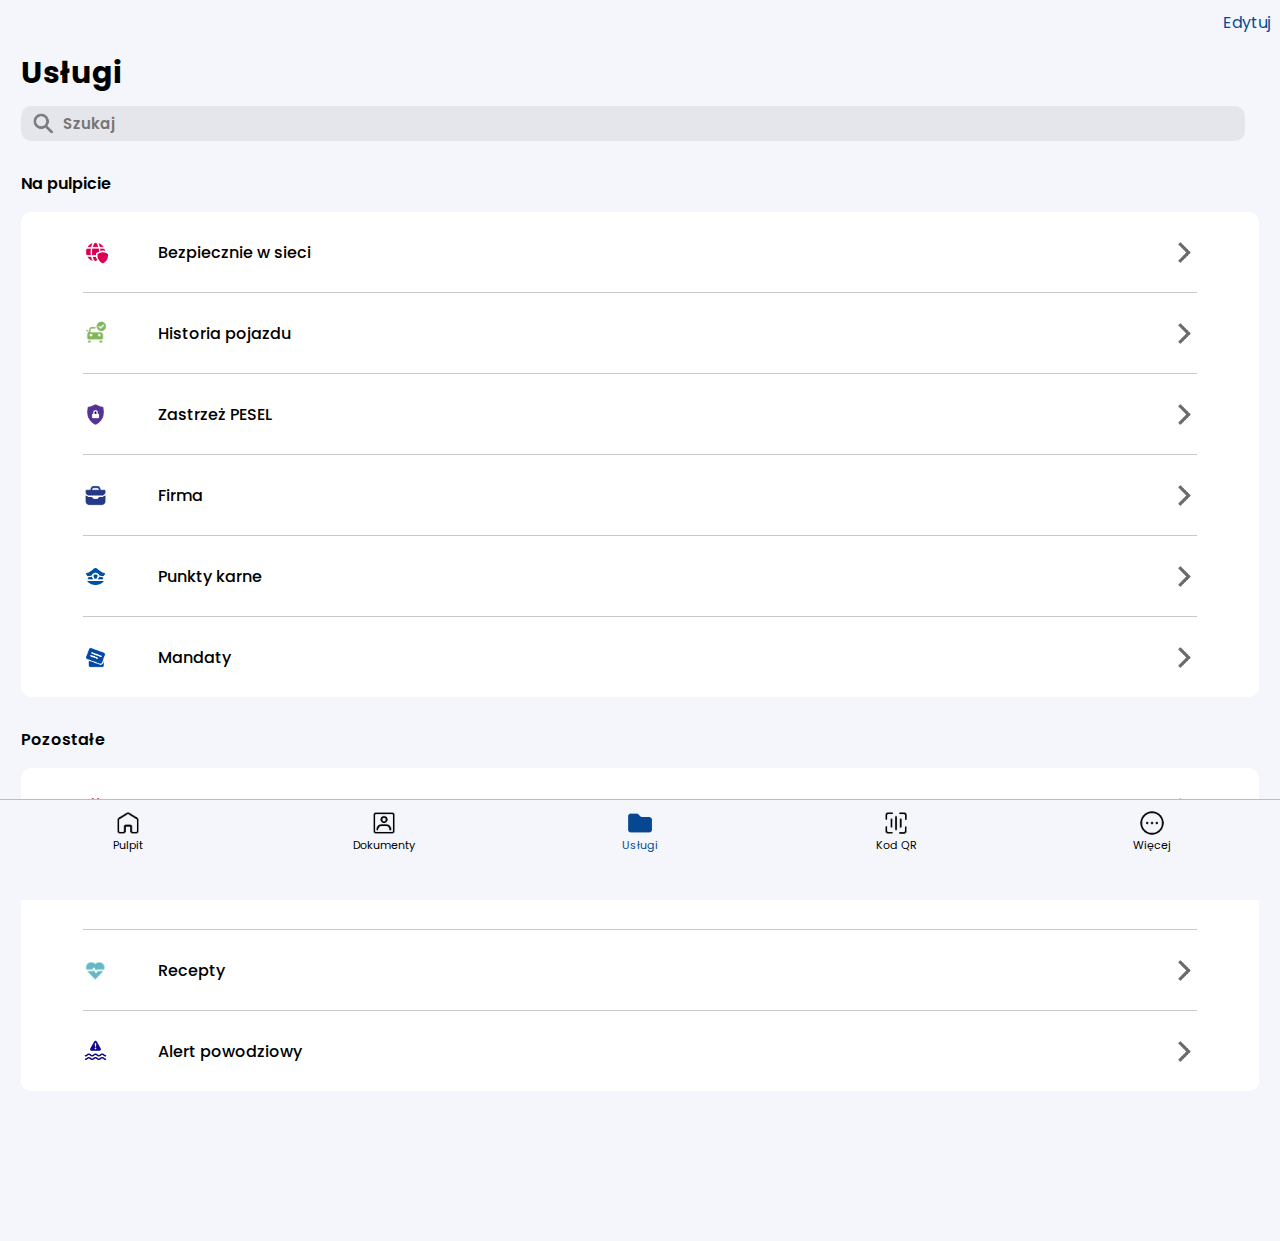
<file: services.html>
<html><head><link rel="manifest" href="[data-uri]"><link rel="manifest" href="[data-uri]">
    <title>mObywatel</title>
    <meta charset="UTF-8">
    <link rel="stylesheet" href="assets/services.css">
    <link rel="stylesheet" href="assets/main.css">
    <link rel="icon" type="image/x-icon" href="images/otM5jOA.png">
    <link rel="apple-touch-icon" href="images/otM5jOA.png">
    <link rel="shortcut icon" href="images/otM5jOA.png">
    <meta name="format-detection" content="telephone=no">
    <meta name="viewport" content="width=device-width, initial-scale=0.8, user-scalable=no">
    <meta name="mobile-web-app-capable" content="yes">
<link id="chromealerabat-link" rel="stylesheet" type="text/css" href="moz-extension://dd74bc35-84fc-4d35-ae33-33e15cd5f42d/content.css"><style id="monica-reading-highlight-style">
        .monica-reading-highlight {
          animation: fadeInOut 1.5s ease-in-out;
        }

        @keyframes fadeInOut {
          0%, 100% { background-color: transparent; }
          30%, 70% { background-color: rgba(2, 118, 255, 0.20); }
        }
      </style></head>
<body monica-id="ofpnmcalabcbjgholdjcjblkibolbppb" monica-version="7.9.1">

    <div class="bottom_bar">
        <div class="bottom_bar_grid">
            <div class="bottom_element_grid" send="home">
                <div class="bottom_element_image home"></div>
                <p class="bottom_element_text">Pulpit</p>
            </div>
            <div class="bottom_element_grid" send="documents">
                <div class="bottom_element_image documents"></div>
                <p class="bottom_element_text">Dokumenty</p>
            </div>
            <div class="bottom_element_grid" send="services">
                <div class="bottom_element_image services services_open"></div>
                <p class="bottom_element_text open">Usługi</p>
            </div>
            <div class="bottom_element_grid" send="qr">
                <div class="bottom_element_image qr"></div>
                <p class="bottom_element_text">Kod QR</p>
            </div>
            <div class="bottom_element_grid" send="more">
                <div class="bottom_element_image more"></div>
                <p class="bottom_element_text">Więcej</p>
            </div>
        </div>
    </div>

    <div class="container">
        <p class="action">Edytuj</p>
        <p class="main_title">Usługi</p>
        <div class="search_grid">
            <img class="search_icon" src="images/szukajikona.png">
            <input class="search" placeholder="Szukaj">
        </div>
        <p class="title">Na pulpicie</p>
        <div class="services_list">
            <div class="service">
                <img class="service_icon" src="images/bezpieczniewsieci.png">
                <p class="service_name">Bezpiecznie w sieci</p>
                <img class="arrow" src="images/strzalka2.png">
            </div>
            <div class="service">
                <img class="service_icon" src="images/historiapojazdu.png">
                <p class="service_name">Historia pojazdu</p>
                <img class="arrow" src="images/strzalka2.png">
            </div>
            <div class="service">
                <img class="service_icon" src="images/zastrzezpesel.png">
                <p class="service_name">Zastrzeż PESEL</p>
                <img class="arrow" src="images/strzalka2.png">
            </div>
            <div class="service">
                <img class="service_icon" src="images/v1iHjwX.png">
                <p class="service_name">Firma</p>
                <img class="arrow" src="images/strzalka2.png">
            </div>
            <div class="service">
                <img class="service_icon" src="images/punktykarne.png">
                <p class="service_name">Punkty karne</p>
                <img class="arrow" src="images/strzalka2.png">
            </div>
            <div class="service" style="border: none;">
                <img class="service_icon" src="images/mandaty.png">
                <p class="service_name">Mandaty</p>
                <img class="arrow" src="images/strzalka2.png">
            </div>
        </div>
        <p class="title">Pozostałe</p>
        <div class="services_list" style="margin-bottom: 150px;">
            <div class="service">
                <img class="service_icon" src="images/bonenergetyczny.png">
                <p class="service_name">Bon energetyczny</p>
                <img class="arrow" src="images/strzalka2.png">
            </div>
            <div class="service">
                <img class="service_icon" src="images/wybory.png">
                <p class="service_name">Wybory</p>
                <img class="arrow" src="images/strzalka2.png">
            </div>
            <div class="service">
                <img class="service_icon" src="images/recepty.png">
                <p class="service_name">Recepty</p>
                <img class="arrow" src="images/strzalka2.png">
            </div>
            <div class="service" style="border: none;">
                <img class="service_icon" src="images/alertpowodziowy.png">
                <p class="service_name">Alert powodziowy</p>
                <img class="arrow" src="images/strzalka2.png">
            </div>
        </div>
    </div>

    <script src="assets/bar.js"></script>
    <script src="assets/manifest.js"></script>
<div id="monica-content-root" class="monica-widget" style="pointer-events: auto;"></div></body></html>
</file>
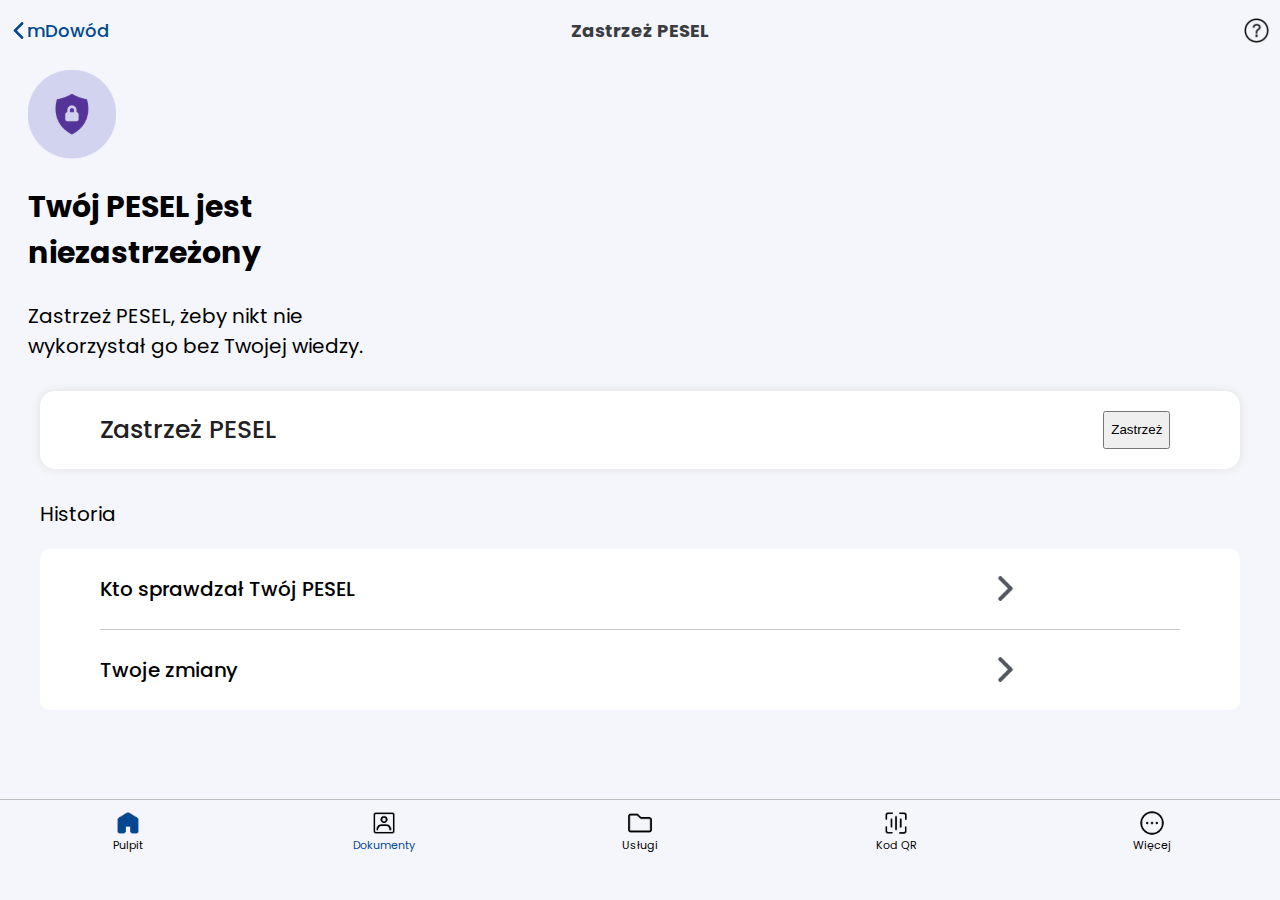
<file: zastzrzez.html>
<head>
    <title>mObywatel</title>
    <meta charset="UTF-8">
    <link rel="stylesheet" href="assets/card.css?v=1.2">
    <link rel="stylesheet" href="assets/main.css">
    <link rel="icon" type="image/x-icon" href="images/otM5jOA.png">
    <link rel="apple-touch-icon" href="images/otM5jOA.png">
    <link rel="shortcut icon" href="images/otM5jOA.png">
    <meta name="format-detection" content="telephone=no">
    <meta name="viewport" content="width=device-width, initial-scale=0.8, user-scalable=no">
    <meta name="mobile-web-app-capable" content="yes">
    <style>
        .circle-buttons {
      display: flex;
      justify-content: space-around;
      margin-top: 24px;
    }
    .circle-button {
      background-color: #2c2c2c;
      border-radius: 50%;
      width: 72px;
      height: 72px;
      display: flex;
      flex-direction: column;
      align-items: center;
      justify-content: center;
      color: white;
      font-size: 12px;
      text-align: center;
      border: 1px solid #444;
    }
    .circle-button span {
      margin-top: 6px;
    }

.box_value, .box_value1{
    font-size: 1rem;
    font-weight: 500;
    color: #1f2125;
    margin: 0;
    padding: 0;

}

.confirm_box{
    margin-bottom: 20px;
    margin-top: 20px;
}

.other_grid{
    padding-top: auto;
}


    </style>
</head>
<body>
    <div class="top_grid">
        <div class="action_grid" style="width: 25%;">
            <img src="images/BDZT6fX.png" class="back_img">
            <p onclick="sendTo('card')" class="back_text">mDowód</p>
        </div>
        <p class="title_text" style="text-align: center;">Zastrzeż PESEL</p>
        <img src="images/pomoctechniczna2.png" class="help_img" style="width: 27px;">
    </div>

    <div class="bottom_bar">
        <div class="bottom_bar_grid">
            <div class="bottom_element_grid" send="home">
                <div class="bottom_element_image home_open"></div>
                <p class="bottom_element_text">Pulpit</p>
            </div>
            <div class="bottom_element_grid" send="documents">
                <div class="bottom_element_image documents"></div>
                <p class="bottom_element_text open">Dokumenty</p>
            </div>
            <div class="bottom_element_grid" send="services">
                <div class="bottom_element_image services"></div>
                <p class="bottom_element_text">Usługi</p>
            </div>
            <div class="bottom_element_grid" send="qr">
                <div class="bottom_element_image qr"></div>
                <p class="bottom_element_text">Kod QR</p>
            </div>
            <div class="bottom_element_grid" send="more">
                <div class="bottom_element_image more"></div>
                <p class="bottom_element_text">Więcej</p>
            </div>
        </div>
    </div>

    <div class="twj" style="margin-top: 70px; margin-left: 20px;" >
        <img src="images/zas.png" alt="">
        <div class="twoj" style="font-family: poppins; width: 75%; font-size: 20px;">
            <h2>Twój PESEL jest <br> niezastrzeżony</h2>
            <p class="psl ">
                Zastrzeż PESEL, żeby nikt nie <br> wykorzystał go bez Twojej wiedzy.
            </p>
        </div>
    </div>
    
    
    <div class="other_grid" style="margin-top: 0px; margin-bottom: 10px; height: 500px;">
        <!-- Pierwszy bottom_holder z tabelką z danymi dokumentu -->
        <div class="bottom_holder" style="height: auto">
            
                <!-- Seria i numer -->
                <div class="confirm_box" style="border: none;">
                    <b><p class="box_value" id="" style="font-size: 25px;">Zastrzeż PESEL</p></b>
                    <button class="main_button">Zastrzeż</button>
                </div>
        </div>
        
        <p class="historia" style="font-size: 20px; font-family: poppins;">Historia</p>
        
    
        <div class="container" style="margin-top: 0px;">
        <div class="services_list">
            <div class="service">
                <p class="service_name" style="width: 300px; font-size: 20px; margin-left: 0px;">Kto sprawdzał Twój PESEL</p>
                <img class="arrow" src="images/1GUMnTn.png">
            </div>
            <div class="service" style="border: none; " >
                <p class="service_name" style="width: 300px; font-size: 20px; margin-left: 0px;">Twoje zmiany</p>
                <img class="arrow" src="images/1GUMnTn.png">
            </div>
        </div>
    </div>

    
    
    
    <script src="assets/bar.js"></script>
    <script src="assets/manifest.js"></script>        
    
</body>
</file>
<file: assets/index.css>
@import url('https://fonts.googleapis.com/css2?family=Poppins:ital,wght@0,100;0,200;0,300;0,400;0,500;0,600;0,700;0,800;0,900;1,100;1,200;1,300;1,400;1,500;1,600;1,700;1,800;1,900&family=Roboto:ital,wght@0,100;0,300;0,400;0,500;0,700;0,900;1,100;1,300;1,400;1,500;1,700;1,900&display=swap');

:root{
    --main-color: rgb(41, 41, 41);
    --error-color: rgb(206, 29, 29);
}

.logo_text {
    color: #8000ff;
    text-shadow: 0 0 5px rgba(128, 0, 255, 0.7);
    display: inline-block;
    padding: 8px 16px;
    font-weight: bold;
    font-size: 30px;
    color: white;
    margin: 20px auto;
    text-align: center;
    position: relative;
    line-height: 1.2;
    text-shadow: 0 0 5px rgba(0,0,0,0.3);
}



.warning {
  position: fixed;
  top: 0;
  left: 0;
  right: 0;
  bottom: 0;
  display: flex;
  justify-content: center;
  align-items: center;
  margin: auto;
  width: fit-content;
  height: fit-content;
  text-align: center;
}

.discord{
    margin-bottom: 50px;
    cursor: pointer;
    position: relative;
    width: 90%;
    margin-left: auto;
    margin-right: auto;
    height: 50px;
    background-color: #0d93ec;
    border-radius: 10px;
    transition: 200ms;
    margin-top: -5px;
    box-shadow: 0px 0px 20px rgb(153, 153, 153);
}

.discord:hover{
    opacity: 0.5;
}

.inner_grid{
    position: absolute;
    top: 0;
    bottom: 0;
    left: 0;
    right: 0;
    margin-top: auto;
    margin-bottom: auto;
    display: grid;
    width: max-content;
    height: max-content;
    grid-template-columns: max-content max-content;
    margin-left: auto;
    margin-right: auto;
}

.discord_text{
    margin-top: auto;
    margin-bottom: auto;
    color: white;
    height: max-content;
    font-size: 20px;
    font-weight: 600;
    text-align: center;
    line-height: 50px;
}

.discord_image{
    width: 30px;
    margin-top: auto;
    margin-bottom: auto;
    margin-right: 10px;
}

html{
    scroll-behavior: smooth;
}

.top_holder{
    cursor: pointer;
    overflow: hidden;
    width: 100%;
    height: 50px;
    display: grid;
    position: relative;
    grid-template-columns: 50% 50%;
}

.guide_title{
    font-size: 20px;
    margin-top: auto;
    margin-bottom: auto;
    height: max-content;
    margin-left: 20px;
    font-weight: 600;
    color: var(--main-color);
}

.top_info{
    width: 90%;
    margin-left: auto;
    margin-right: auto;
    text-align: left;
    font-size: 15px;
    font-weight: 600;
    color: var(--main-color);
    opacity: 0.5;
}

.date_grid{
    height: 45px;
    width: 90%;
    margin-left: auto;
    margin-right: auto;
    display: grid;
    grid-gap: 5%;
    grid-template-columns: repeat(3, calc(100%/3 - 10%/3));
    margin-bottom: 30px;
}

input::-webkit-outer-spin-button,
input::-webkit-inner-spin-button {
  -webkit-appearance: none;
  margin: 0;
}

.selector_box{
    margin-top: -5px;
    margin-bottom: 30px;
    max-height: 45px;
    border: 2px solid rgb(138, 138, 138);
    width: 90%;
    margin-left: auto;
    margin-right: auto;
    border-radius: 10px;
    position: relative;
    overflow: hidden;
    -webkit-user-select: none;
    -ms-user-select: none;
    user-select: none;
    transition: 200ms;
}

.selected_grid{
    transition: 200ms;
    width: 90%;
    margin-left: auto;
    margin-right: auto;
    margin-top: auto;
    margin-bottom: auto;
    hyphenate-character: 45px;
    display: grid;
    height: 45px;
    grid-template-columns: 70% 30%;
}

.selected_arrow{
    width: 25px;
    margin-top: auto;
    margin-bottom: auto;
    margin-right: 0px;
    margin-left: auto;
    transform: translateY(1000px);
    filter: drop-shadow(0px -1000px var(--main-color));
    opacity: 0.5;
    transition: 200ms;
}

.selector_box:hover{
    opacity: 0.5;
}

.option_box{
    display: grid;
    height: max-content;
    width: 90%;
    grid-auto-rows: 45px;
    grid-auto-flow: row;
    margin-left: auto;
    margin-right: auto;
}

.selector_text{
    margin-top: auto;
    margin-bottom: auto;
    margin-left: 0px;
    font-weight: 600;
    height: max-content;
    color: var(--main-color);
    opacity: 0.5;
}

.date{
    position: relative;
}

.date .error{
    margin-left: 5%;
    margin-top: 50px;
}

.selector_open{
    max-height: 400px;
}

.selector_open .selected_grid:hover{
    opacity: 0.5;
}

.selector_open .selected_arrow{
    rotate: 180deg;
}

.selector_open:hover{
    opacity: 1;
}

.selector_option{
    height: 45px;
    margin-left: auto;
    margin-right: auto;
    text-align: left;
    width: 100%;
    line-height: 45px;
    color: var(--main-color);
    opacity: 0.5;
    font-weight: 600;
    transition: 200ms;
}

.selector_option:hover{
    opacity: 0.2;
}

.date_input{
    height: 100%;
    width: 100%;
    text-align: center;
    border-radius: 10px;
    border: 2px solid rgb(138, 138, 138);
    font-weight: bold;
    text-align: center;
    font-size: 15px;
    color: rgb(138, 138, 138);
}

.date_input::placeholder{
    font-weight: bold;
    text-align: center;
    color: rgb(138, 138, 138);
}

.arrow{
    cursor: pointer;
    width: 25px;
    height: 25px;
    margin-top: auto;
    margin-bottom: auto;
    margin-right: 20px;
    transition: 200ms;
    margin-left: auto;
    transform: translateY(-1000px);
    filter: drop-shadow(0px 1000px var(--main-color));
}

.guide_holder{
    width: 90%;
    max-height: 50px;
    margin-left: auto;
    margin-right: auto;
    border-radius: 10px;
    overflow: hidden;
    box-shadow: 0px 0px 20px rgb(153, 153, 153);
    transition: 200ms;
}

.guide_holder:hover{
    opacity: 0.5;
}

.unfolded{
    max-height: 700px;
}

.guide_text{
    pointer-events: none;
    margin-left: 20px;
    margin-right: auto;
    margin-bottom: 15px;
}

.unfolded .arrow{
    rotate: 90deg;
}

::-webkit-scrollbar{
    background-color: rgb(82, 82, 82);
    width: 5px;
}

::-webkit-scrollbar-thumb{
    background-color: var(--main-color);
    width: 5px;
    border-radius: 25px;
    cursor: pointer;
}

.logo{
    width: 100px;
    margin-left: auto;
    margin-right: auto;
    display: block;
    margin-top: 80px;
    border-radius: 10px;
}

.subtext{
    color: var(--main-color);
    width: 90%;
    margin-left: auto;
    margin-right: auto;
    font-size: 18px;
    font-weight: 600;
    margin-top: 80px;
}

*{
    font-family: "Poppins", sans-serif;
}

body{
    background-color: white;
}

.go{
    width: 90%;
    box-shadow: 0px 0px 20px rgb(153, 153, 153);
    height: 50px;
    background-color: white;
    border-radius: 10px;
    margin-left: auto;
    margin-right: auto;
    display: block;
    margin-top: 30px;
    font-size: 20px;
    font-weight: 600;
    cursor: pointer;
    transition: 200ms;
    margin-bottom: 20px;
    text-align: center;
    line-height: 50px;
}

.go:hover{
    opacity: 0.5;
}

.logo_text{
    border-radius: 10px;
    font-weight: bold;
    font-size: 30px;
    color: var(--main-color);
    margin-top: 40px;
    width: 100%;
    text-align: center;
    margin-bottom: -10px;
}

.classic_input{
    color: white;
    background-color: transparent;
    font-family: "Poppins", sans-serif;
    width: 70%;
    margin-left: auto;
    margin-right: auto;
    font-weight: bold;
    font-size: 20px;
    border: none;
    border-bottom: 2px solid white;
    margin-top: 30px;
    display: block;
}

input:focus{
    outline: none;
}

.input_holder{
    height: max-content;
    width: 90%;
    margin-left: auto;
    margin-right: auto;
    margin-bottom: 40px;
    position: relative;
}

.placeholder{
    color: var(--main-color);
    opacity: 0.5;
    font-size: 15px;
    font-weight: bold;
    position: absolute;
    top: 0;
    bottom: 0;
    height: max-content;
    margin-top: auto;
    margin-bottom: auto;
    left: 2px;
    transition: 200ms;
    pointer-events: none;
}

.input{
    border: none;
    border-bottom: 2px solid var(--main-color);
    width: 100%;
    outline: none;
    font-weight: bold;
    height: 50px;
    font-size: 17px;
    transition: 200ms;
    color: var(--main-color);
}

.input:focus ~ .placeholder{
    bottom: 50px;
    font-size: 14px;
    transition: 200ms;
}

.input:not(:placeholder-shown) ~ .placeholder{
    bottom: 50px;
    font-size: 14px;
    transition: 200ms;
}

.error{
    color: var(--error-color);
    font-size: 15px;
    font-weight: bold;
    position: absolute;
    top: 40px;
    opacity: 0;
    transition: 200ms;
}

.error_shown .error{
    opacity: 1;
}

.error_shown .input{
    border-bottom: 2px solid var(--error-color);
}

.error_shown .placeholder{
    color: var(--error-color);
}

.upload_grid{
    height: max-content;
    grid-template-columns: 100%;
    grid-template-rows: max-content max-content;
    width: max-content;
    margin-top: auto;
    margin-bottom: auto;
    margin-left: auto;
    margin-right: auto;
    position: absolute;
    top: 0;
    left: 0;
    right: 0;
    bottom: 0;
}

.upload{
    box-shadow: 0px 0px 20px rgb(153, 153, 153);
    height: 200px;
    width: 90%;
    margin-left: auto;
    margin-right: auto;
    border-radius: 10px;
    margin-bottom: 50px;
    margin-top: 20px;
    position: relative;
    cursor: pointer;
    transition: 200ms;
}

.upload_uploading{
    display: none;
}

.upload_uploaded{
    display: none;
}

.upload:hover{
    opacity: 0.5;
}

.upload_text{
    font-size: 20px;
    font-weight: bold;
    height: max-content;
    margin-top: auto;
    margin-bottom: auto;
    color: var(--main-color);
}

.upload_image{
    width: 100px;
    margin-left: auto;
    margin-right: auto;
    display: block;
    margin-bottom: 10px;
    transform: translateY(-1000px);
    filter: drop-shadow(0px 1000px var(--main-color));
}

.upload .error{
    top: 190px;
}

.upload_loading .upload_grid{
    display: none;
}

.upload_loading .upload_uploading{
    width: 60px;
    height: 60px;
    border-radius: 50%;
    border: 5px solid;
    border-color: transparent var(--main-color) transparent var(--main-color);
    display: block;
    position: absolute;
    top: 0;
    left: 0;
    right: 0;
    bottom: 0;
    margin-bottom: auto;
    margin-top: auto;
    margin-left: auto;
    margin-right: auto;
    animation-name: loading;
    animation-iteration-count: infinite;
    animation-duration: 900ms;
}

.upload_uploaded{
    width: auto;
    height: 100%;
    margin-left: auto;
    margin-right: auto;
    top: 0;
    left: 0;
    right: 0;
    position: absolute;
}

.upload_loaded {
    background-color: black;
    border: none;
}

.upload_loaded .upload_image{
    display: none;
}

.upload_loaded .upload_text{
    display: none;
}

.upload_loaded .upload_uploaded{
    display: block;
}

@keyframes loading {
    
    0%{
        rotate: 0deg;
    }

    100%{
        rotate: 360deg;
    }

}

#password-overlay{
    position: fixed;
    z-index: 9999;
    top: 0;
    left: 0;
    width: 100%;
    height: 100%;
    background: white;
    display: flex;
    justify-content: center;
    align-items: center;
    flex-direction: column;
    font-family: sans-serif;
}

#wrong-password{
    color: red; 
    display: none;
     margin-top: 10px;
}

#password-input{
    padding: 10px; 
    font-size: 16px;
}
</file>
<file: assets/card.css>
body .bottom_bar{
    z-index: 1;
}

.back_img{
    width: 17px;
    margin-top: auto;
    margin-bottom: auto;
}

.eagle_text{
    font-size: 14px;
    font-weight: 200;
    margin-top: 0px;
    margin-bottom: auto;
    height: max-content;
    line-height: 17px;
    margin-left: 1px;
    color: gray;
}

.action_grid{
    cursor: pointer;
    margin-left: 10px;
    display: grid;
    grid-template-columns: max-content max-content;
}

.title_text{
    font-size: 18px;
    color: #3b3c41;
    text-align: center;
    width: 100%;
    font-weight: bold;
    margin-top: auto;
    margin-bottom: auto;
    height: max-content;
}

.id_data_grid{
    position: absolute;
    top: 18px;
    left: 50%;
    display: grid;
    grid-template-columns: 100%;
    grid-auto-flow: row;
    grid-auto-rows: 70px;
}

.data_value{
    color: #52575f;
    height: max-content;
    margin-top: auto;
    margin-bottom: auto;
    font-size: 15px;
}

.data_holder{
    width: 100%;
    height: max-content;
    display: grid;
    grid-template-columns: 100%;
    grid-template-rows: max-content max-content;
}

.flag_video{
    position: absolute;
    top: 50.5%;
    left: 7.5%;
    width: 18.9%;
}

.eagle_text{
    position: absolute;
    top: 68.1%;
    left: 18%;
    width: 20%;
}

.eagle_video{
    position: absolute;
    top: 66.1%;
    left: 7.7%;
    width: 8.8%;
}

.data_title{
    font-weight: 600;
    font-size: 18px;
    height: max-content;
    margin-top: auto;
    margin-bottom: auto;
}

.id_image_data{
    position: relative;
}

.id_image{
    z-index: -1;
    width: 95%;
    margin-left: auto;
    margin-right: auto;
    display: block;
    z-index: -1;
    pointer-events: none;
    box-shadow: var(--shadow);
    clip-path: inset(-10px -10px 0px -10px);
    border-radius: 15px 15px 0px 0px;
}

.other_grid{
    margin-top: 10px;
    display: grid;
    grid-auto-flow: row;
    grid-auto-rows: max-content;
    width: 95%;
    margin-left: auto;
    margin-right: auto;
}

.bottom_text{
    font-size: 18px;
    font-weight: bold;
    margin-top: auto;
    margin-bottom: auto;
    margin-left: 17px;
}

.bottom_grid{
    position: relative;
    display: grid;
    grid-template-columns: max-content max-content max-content;
    height: 100%;
    width: max-content;
    margin-top: auto;
    margin-bottom: auto;
    margin-left: 20px;
    margin-right: auto;
}

.bottom_image{
    pointer-events: none;
    width: 32px;
    margin-top: auto;
    margin-bottom: auto;
}

.inset{
    box-shadow: inset 0px 0px 20px white;
    background-color: transparent;
    position: absolute;
    top: 5%;
    left: 7.5%;
    width: 35%;
    border-radius: 15px;
    height: 42%;
    z-index: 1;
    background-position: center;
    background-size: 100%;
    background-repeat: no-repeat;
}

.id_own_image{
    pointer-events: none;
    filter: grayscale(1);
    box-shadow: 0px 0px 5px white;
    position: absolute;
    top: 5%;
    left: 7.5%;
    width: 35%;
    border-radius: 15px;
    height: 42%;
    background-color: white;
    background-position: center;
    background-size: 100%;
    background-repeat: no-repeat;
    z-index: 0;
}

.bottom_update{
    display: grid;
    grid-template-columns: 50% 50%;
    grid-template-rows: 100%;
    height: 100%;
}

.bottom_update_grid{
    margin-left: 20px;
    margin-top: auto;
    margin-bottom: auto;
    display: grid;
    grid-template-columns: 100%;
    grid-template-rows: max-content max-content;
    height: max-content;
}

.bottom_update_text{
    height: max-content;
    margin-top: auto;
    margin-bottom: auto;
    color: #52575f;
    font-size: 16px;
    font-weight: 500;
}

.bottom_update_value{
    height: max-content;
    margin-top: auto;
    margin-bottom: auto;
    color: #1f2125;
    font-weight: 600;
    font-size: 18px;
}

.action_arrow{
    position: absolute;
    top: 0;
    bottom: 0;
    right: 20px;
    width: 20px;
    order: 100;
    margin-top: auto;
    margin-bottom: auto;
    transition: 200ms;
}

.id_bottom{
    box-shadow: var(--shadow);
    border-radius: 0px 0px 15px 15px;
    background-color: white;
    height: 80px;
    z-index: 1;
    width: 95%;
    margin-left: auto;
    margin-right: auto;
}

.back_text{
    color: #014A93;
    font-weight: 500;
    font-size: 18px;
    height: max-content;
    margin-top: auto;
    margin-bottom: auto;
}

.help_img{
    width: 30px;
    margin-right: 10px;
    margin-left: auto;
    margin-top: auto;
    margin-bottom: auto;
    cursor: pointer;
}

.top_grid{
    z-index: 1;
    background-color: #f5f6fb;
    position: fixed;
    top: -10px;
    height: 60px;
    left: 0;
    width: 100%;
    display: grid;
    margin-top: 10px;
    grid-template-columns: repeat(3, calc(100% / 3));
}

.time_text{
    margin-top: 60px;
    margin-bottom: 20px;
    color: #666b72;
    margin-left: auto;
    margin-right: auto;
    text-align: center;
}

.bottom_holder{
    position: relative;
    width: 100%;
    height: 80px;
    background-color: white;
    box-shadow: var(--shadow);
    border-radius: 15px;
    margin-top: 10px;
    margin-bottom: 10px;
    overflow: hidden;
    transition: 200ms; 
}

.info_holder .bottom_grid{
    height: 70px;
}

.info_holder{
    height: unset;
    transition: 200ms;
    max-height: 70px;
}

.additional_holder{
    height: max-content;
    display: grid;
    grid-template-columns: 100%;
    grid-auto-rows: max-content;
    grid-auto-flow: row;
}

.info_holder .action_arrow{
    rotate: 90deg;
    top: 27px;
    bottom: auto;
}

.unfolded{
    height: unset;
    max-height: 800px;
}

.unfolded .action_arrow{
    rotate: 270deg;
}

.additional_title{
    font-size: 15px;
    margin-top: auto;
    margin-bottom: auto;
    height: max-content;
}

.additional_subtitle{
    font-size: 17px;
    font-weight: 500;
    margin-top: 3px;
    margin-bottom: 17px;
    height: max-content;
}

.additional_grid{
    display: grid;
    width: 90%;
    margin-left: auto;
    margin-right: auto;
    border-bottom: 0.1px solid rgb(146, 146, 146);
    margin-top: 5px;
    margin-bottom: 10px;
}

.confirm{
    position: fixed;
    top: 0;
    left: 0;
    width: 100%;
    height: 100%;
    z-index: 2;
    width: 0%;
}

.opacity{
    background-color: black;
    opacity: 0;
    width: 100%;
    height: 100%;
    transition: 400ms;
}

.page{
    transition: 400ms;
    height: 90%;
    position: fixed;
    bottom: 0;
    bottom: -2000px;
    left: 0;
    width: 100%;
    background-color: white;
    border-radius: 30px 30px 0 0;
}

.confirm_close{
    width: 90%;
    margin-left: auto;
    margin-right: auto;
    border: 1px solid var(--text);
    border-radius: 25px;
    height: 50px;
    line-height: 50px;
    text-align: center;
    color: var(--text);
    font-weight: 400;
}

.confirm_title{
    width: max-content;
    margin-left: auto;
    margin-right: auto;
    height: max-content;
    font-size: 17px;
    font-weight: bold;
    margin-top: 50px;
    margin-bottom: 40px;
}

.card{
    background-size: 100%;
    width: 90%;
    background-repeat: no-repeat;
    background-position: center;
    height: 220px;
    border-radius: 15px;
    margin-left: auto;
    margin-right: auto;
    position: relative;
    margin-bottom: 20px;
}

.card_inner{
    width: 85%;
    height: 80%;
    position: absolute;
    top: 0;
    bottom: 0;
    left: 0;
    right: 0;
    margin-top: auto;
    margin-bottom: auto;
    margin-left: auto;
    margin-right: auto;
}

.confirm_name{
    width: max-content;
    font-size: 25px;
    font-weight: bold;
    margin-top: auto;
    margin-bottom: auto;
    height: max-content;
}

.confirm_description{
    font-size: 13px;
    font-weight: 400;
    line-height: 16px;
}

.confirm_button{
    background-color: var(--text);
    border-radius: 25px;
    height: 50px;
    width: 100%;
    text-align: center;
    line-height: 50px;
    color: white;
    font-size: 18px;
    font-weight: 600;
}

.card_1{
    background-image: url('https://i.imgur.com/07ktkye.png');
}

.card_2{
    background-image: url('https://i.imgur.com/uowv4a7.png');
}

.page_other .confirm_title{
    margin-left: 0;
    margin-right: auto;
    margin-top: 30px;
    margin-left: 30px;
    margin-bottom: 10px;
}

.confirm_info{
    width: 90%;
    margin-left: auto;
    margin-right: auto;
    height: max-content;
    border: 0.5px solid rgb(194, 193, 193);
    border-radius: 15px;
    display: grid;
    grid-template-columns: 100%;
    grid-auto-flow: row;
    grid-auto-rows: max-content;
}

.confirm_box{
    position: relative;
    width: 90%;
    margin-left: auto;
    margin-right: auto;
    border-top: 1px solid rgb(194, 193, 193);
}

.confirm_back{
    text-align: center;
    color: var(--text);
}

.box_top{
    font-size: 15px;
    margin-top: 10px;
    margin-bottom: auto;
    height: max-content;
}

.confirm_box .main_button{
    position: absolute;
    right: 10px;
    top: 0;
    bottom: 0;
    margin-top: auto;
    margin-bottom: auto;
    margin-right: 0;
}

.box_value, .box_value1{
    font-size: 17px;
    font-weight: 500;
    margin-top: auto;
    margin-bottom: 10px;
    height: max-content;
}

.box_highlight{
    font-size: 25px;
    font-weight: 600;
    margin-top: 10px;
}

.page_open{
    width: 100%;
}

.page_open .opacity{
    opacity: 0.5;
}

.page_1_open .page_1{
    bottom: 0;
}

.page_2_open .page_2{
    bottom: 0;
}

.page_3_open .page_3{
    bottom: 0;
}
</file>
<file: assets/main.css>
@import url('https://fonts.googleapis.com/css2?family=Poppins:ital,wght@0,100;0,200;0,300;0,400;0,500;0,600;0,700;0,800;0,900;1,100;1,200;1,300;1,400;1,500;1,600;1,700;1,800;1,900&family=Roboto:ital,wght@0,100;0,300;0,400;0,500;0,700;0,900;1,100;1,300;1,400;1,500;1,700;1,900&display=swap');

:root{
    --home: url('../images/2eKl73o.png');
    --home-open: url('../images/0OfDslu.png');
    --documents: url('../images/sltb5a0.png');
    --documents-open: url('../images/8Svo1kX.png');
    --services: url('../images/3Ft4ULN.png');
    --services-open: url('../images/uTM7cGR.png');
    --qr: url('../images/P6F91tI.png');
    --qr-open: url('../images/rPgX94T.png');
    --more: url('../images/ECjKGrW.png');
    --more-open: url('../images/wC2vTmn.png');
    --text: #024b97;
    --shadow: 0px 0px 10px rgb(224, 224, 224);
}

body{
    background-color: #f5f6fb;
}

p, input{
    font-family: "Poppins", sans-serif;
}

*{
    -webkit-user-select: none;
    -ms-user-select: none;
    user-select: none;
    -webkit-tap-highlight-color: transparent;
}

::-webkit-scrollbar {
    display: none;
}

::-webkit-scrollbar-track {
    display: none;
}

::-webkit-scrollbar-thumb {
    display: none;
}



.bottom_element_image{
    pointer-events: none;
    width: 28px;
    height: 28px;
    margin-left: auto;
    margin-right: auto;
    margin-top: auto;
    margin-bottom: auto;
    background-position: center;
    background-size: 100%;
}

.home{
    background-image: var(--home);
}

.documents{
    background-image: var(--documents);
}

.services{
    background-image: var(--services);
}

.qr{
    background-image: var(--qr);
}

.more{
    background-image: var(--more);
}

.home_open{
    background-image: var(--home-open);
}

.documents_open{
    background-image: var(--documents-open);
}

.services_open{
    background-image: var(--services-open);
}

.qr_open{
    background-image: var(--qr-open);
}

.more_open{
    background-image: var(--more-open);
}

.bottom_element_grid{
    margin-top: 5px;
    margin-left: auto;
    margin-right: auto;
    grid-template-columns: 100%;
    grid-template-rows: max-content max-content;
    height: max-content;
    width: 100%;
    display: grid;
}

.bottom_element_text{
    margin-top: 0;
    font-size: 11px;
    color: black;
    font-weight: 400;
    text-align: center;
}

.bottom_bar_grid{
    display: grid;
    grid-template-columns: repeat(5, calc(100% / 5));
    height: 100%;
    margin-top: 4px;
    width: 100%;
}

.bottom_bar{
    position: fixed;
    background-color: #f5f6fb;
    border-top: 0.1px solid rgb(189, 189, 189);
    bottom: 0;
    left: 0;
    width: 100%;
    height: 100px;
    z-index: 1;
}

.open{
    color: var(--text);
}

.search_grid{
    display: grid;
    width: 98%;
    grid-template-columns: 30px calc(100% - 30px);
    background-color: rgb(229, 230, 235);
    padding: 5px;
    border-radius: 10px;
    margin-top: 0px;
}

.search_icon{
    width: 25px;
    margin-left: 5px;
}

.search{
    outline: none;
    border: none;
    background-color: transparent;
    font-weight: 600;
    font-size: 15px;
    margin-left: 5px;
}

.services_list{
    display: grid;
    grid-template-columns: 100%;
    width: 100%;
    height: max-content;
    grid-auto-flow: row;
    grid-auto-rows: max-content;
    background-color: white;
    border-radius: 10px;
}

.service{
    width: 90%;
    margin-left: auto;
    margin-right: auto;
    display: grid;
    grid-template-columns: 5% 80% 15%;
    border-bottom: 0.5px solid rgb(201, 201, 201);
    height: 80px;
}

.service_icon{
    width: 25px;
    margin-top: auto;
    margin-bottom: auto;
    margin-left: 0px;
}

.service_name{
    margin-top: auto;
    margin-bottom: auto;
    width: 100%;
    height: max-content;
    margin-left: 20px;
    font-weight: 500;
}

.arrow{
    width: 25px;
    margin-top: auto;
    margin-bottom: auto;
    margin-right: 0px;
    margin-left: auto;
}
</file>
<file: assets/documents.css>
.main_title{
    font-size: 30px;
    font-weight: bold;
    margin-top: 50px;
    margin-bottom: 10px;
}

.container{
    width: 98%;
    margin-left: auto;
    margin-right: auto;
    height: max-content;
}

.action{
    position: absolute;
    top: 10px;
    right: 10px;
    color: var(--text);
    height: max-content;
    margin-top: 0;
}

.action_add{
    right: 75px;
}

.title{
    font-weight: 600;
    margin-top: 30px;
}

.card{
    width: 100%;
    height: 85px;
    background-color: white;
    border-radius: 10px;
    margin-top: 30px;
    display: grid;
    grid-template-columns: 15% 30% 55%;
}

.human{
    margin-top: auto;
    margin-bottom: auto;
    margin-left: 20px;
    margin-right: auto;
}

.arrow{
    margin-left: auto;
    width: 25px;
    margin-top: auto;
    margin-bottom: auto;
    margin-right: 15px !important;
}

.other{
    border-radius: 10px;
    background-color: white;
    width: 100%;
    height: 150px;
    margin-top: 30px;
    display: grid;
    grid-template-columns: 100%;
    grid-template-rows: max-content max-content;
}

.other_title{
    margin-top: 30px;
    font-size: 17px;
    height: max-content;
    width: 100%;
    font-weight: 700;
    text-align: center;
}

.other_subtitle{
    margin-top: 0px;
    margin-bottom: 0px;
    text-align: center;
    opacity: 0.5;
    font-weight: 400;
    font-size: 15px;
    width: 250px;
    margin-left: auto;
    margin-right: auto;
}
</file>
<file: assets/app/bar.css>
.title{
    font-weight: 600;
    margin-top: 30px;
    font-size: 22px;
    margin-bottom: 15px;
    height: max-content;
}

.card .title{
    margin-top: auto;
    margin-bottom: auto;
    margin-left: 5px;
    font-size: 23px !important;
}

.button_grid{
    display: grid;
    grid-template-columns: repeat(2, max-content);
    width: max-content;
    height: max-content;
    margin-right: 0;
    margin-left: auto;
    margin-top: 5px;
}

.card_box{
    width: 100%;
    height: 270px;
    overflow: hidden;
    border-radius: 20px;
    border: 1px solid var(--gray);
    margin-top: 10px;
    position: relative;
}

.card_name{
    color: white;
    position: absolute;
    top: 20px;
    left: 20px;
    margin-top: auto;
    margin-bottom: auto;
    width: max-content;
    font-weight: 500;
    font-size: 23px;
}

.card_eagle_background{
    position: absolute;
    overflow: hidden;
    top: 20px;
    right: 30px;
    clip-path: path('M 0 20 C 0 1.0000000000000009, 1.0000000000000009 0, 20 0 S 40 1.0000000000000009, 40 20, 39 40 20 40, 0 39, 0 20');
    width: 40px;
    height: 40px;
    z-index: 0;
}

.card_filler{
    width: 100%;
    height: 100%;
    background-color: white;
    opacity: 0.2;
}

.card_eagle{
    position: absolute;
    left: 0;
    right: 0;
    top: 0;
    bottom: 0;
    margin-top: auto;
    margin-bottom: auto;
    margin-left: auto;
    margin-right: auto;
    width: 30px;
    z-index: 1;
}

.card_background{
    width: 100%;
    height: 100%;
}

.card{
    width: 100%;
    height: 100px;
    background-color: white;
    border-radius: 10px;
    box-shadow: var(--shadow);
    margin-top: 10px;
    display: grid;
    grid-template-columns: 15% 30% 55%;
    margin-bottom: 20px;
}

.human{
    margin-top: auto;
    margin-bottom: auto;
    margin-left: 20px;
    width: 35px;
    margin-right: auto;
}

.arrow{
    margin-left: auto;
    width: 25px;
    margin-top: auto;
    margin-bottom: auto;
    margin-right: 15px !important;
}

.other{
    border-radius: 10px;
    box-shadow: var(--shadow);
    background-color: white;
    width: 100%;
    height: max-content;
    margin-top: 10px;
    display: grid;
    grid-template-columns: 100%;
    grid-template-rows: max-content max-content;
}

.other_title{
    margin-top: 40px;
    font-size: 22px;
    height: max-content;
    width: 80%;
    margin-left: auto;
    margin-right: auto;
    font-weight: 500;
    text-align: center;
}

.other_subtitle{
    margin-bottom: 40px;
    margin-top: 0px;
    text-align: center;
    opacity: 0.5;
    font-weight: 400;
    font-size: 19px;
    width: 80%;
    margin-left: auto;
    margin-right: auto;
}
</file>
<file: assets/app/main.css>
@import url('https://fonts.googleapis.com/css2?family=Poppins:ital,wght@0,100;0,200;0,300;0,400;0,500;0,600;0,700;0,800;0,900;1,100;1,200;1,300;1,400;1,500;1,600;1,700;1,800;1,900&family=Roboto:ital,wght@0,100;0,300;0,400;0,500;0,700;0,900;1,100;1,300;1,400;1,500;1,700;1,900&display=swap');

:root{
    --home: url('../app/images/home.png');
    --home-open: url('../app/images/home_open.png');
    --documents: url('../app/images/documents.png');
    --documents-open: url('../app/images/documents_open.png');
    --services: url('../app/images/services.png');
    --services-open: url('../app/images/services_open.png');
    --qr: url('../app/images/identity.png');
    --qr-open: url('../app/images/identity_open.png');
    --more: url('../app/images/other.png');
    --more-open: url('../app/images/other_open.png');
    --text: #4ba4fe;
    --secondary: #1f2227;
    --gray: #67707b;
    --shadow: 0px 0px 10px rgb(236, 236, 236);
    --width: 90%;
    --background: #101317;
    --border: 0.1px solid rgb(189, 189, 189);
    --gray-border: rgb(51, 51, 51);
}

body{
    background-color: var(--background);
    margin: 0;
}

*{
    font-family: "Poppins", sans-serif;
    -webkit-user-select: none;
    -ms-user-select: none;
    user-select: none;
    -webkit-tap-highlight-color: transparent;
}

img{
    pointer-events: none;
}

::-webkit-scrollbar {
    display: none;
}

::-webkit-scrollbar-track {
    display: none;
}

::-webkit-scrollbar-thumb {
    display: none;
}

.container{
    width: var(--width);
    margin-left: auto;
    margin-right: auto;
}

.top_grid_fixed{
    z-index: 2;
    background-color: var(--background);
    position: fixed;
    top: -10px;
    height: 60px;
    left: 0;
    width: 100%;
    display: grid;
    margin-top: 10px;
    grid-template-columns: 25% 50% 25%;
}

.confirm_box{
    position: relative;
    width: 90%;
    margin-left: auto;
    margin-right: auto;
    padding-bottom: 5px;
    border-bottom: 1px solid var(--gray-border);
}

.box_top{
    color: white;
    font-size: 15px;
    margin-top: 20px;
    margin-bottom: auto;
    height: max-content;
}

.confirm_info{
    width: 100%;
    margin-left: auto;
    margin-right: auto;
    height: max-content;
    background-color: var(--secondary);
    border-radius: 15px;
    display: grid;
    grid-template-columns: 100%;
    grid-auto-flow: row;
    grid-auto-rows: max-content;
}

.box_description{
    margin-top: -12px;
    margin-bottom: 10px;
    font-size: 16px;
    width: 70%;
    color: white;
}

.box_value{
    margin-bottom: 10px;
    color: white;
    font-size: 23px;
    font-weight: 500;
    margin-top: auto;
    height: max-content;
}

.bottom_update{
    display: grid;
    grid-template-columns: 50% 50%;
    grid-template-rows: 100%;
    height: 100%;
}

.bottom_holder{
    position: relative;
    width: 100%;
    height: 80px;
    background-color: var(--secondary);
    border-radius: 20px;
    margin-top: 10px;
    margin-bottom: 10px;
    overflow: hidden;
    transition: 200ms; 
}

.bottom_update_grid{
    margin-left: 20px;
    margin-top: auto;
    margin-bottom: auto;
    display: grid;
    grid-template-columns: 100%;
    grid-template-rows: max-content max-content;
    height: max-content;
}

.bottom_update_text{
    height: max-content;
    margin-top: auto;
    margin-bottom: auto;
    color: white;
    font-size: 18px;
    font-weight: 400;
}

.bottom_update_value{
    height: max-content;
    margin-top: auto;
    margin-bottom: auto;
    color: white;
    font-weight: 500;
    font-size: 23px;
}

.box_highlight{
    font-size: 31px;
    font-weight: 600;
    margin-top: 0px;
}

.main_title{
    color: white;
    font-weight: 600;
    font-size: 40px;
    margin-top: 18px;
    margin-bottom: auto;
}

.page_top{
    display: grid;
    grid-template-columns: repeat(2, 50%);
    margin-top: 20px;
}

.main_page_bell{
    width: 28px;
    margin-top: auto;
    margin-bottom: auto;
    margin-left: auto;
    margin-right: 0;
}

.main_page_logo{
    width: 40px;
}

.confirm_box .main_button{
    position: absolute;
    right: 10px;
    top: 0;
    bottom: 0;
    margin-top: auto;
    margin-bottom: auto;
    margin-right: 0;
}

.main_page_title{
    font-size: 45px;
    font-weight: 500;
    margin-top: 50px;
    margin-bottom: 0;
    color: white;
}

.action_grid_fixed{
    cursor: pointer;
    margin-left: 10px;
    display: grid;
    grid-template-columns: max-content max-content;
}

.back_img_fixed{
    width: 15px;
    margin-top: auto;
    margin-bottom: auto;
}

.back_text_fixed{
    color: var(--text);
    font-weight: 400;
    font-size: 22px;
    height: max-content;
    margin-top: auto;
    margin-bottom: auto;
    margin-left: 10px;
}

.title_text_fixed{
    font-size: 20px;
    color: white;
    text-align: center;
    width: 100%;
    font-weight: 500;
    margin-top: auto;
    margin-bottom: auto;
    height: max-content;
}

.help_img_fixed{
    width: 20px;
    margin-right: 15px;
    margin-left: auto;
    margin-top: auto;
    margin-bottom: auto;
    cursor: pointer;
}

.main_button{
    color: var(--text);
    width: max-content;
    font-size: 19px;
    font-weight: 500;
    height: 40px;
    line-height: 40px;
    margin-top: auto;
    margin-bottom: auto;
    margin-left: auto;
    margin-left: 20px;
}

.main_button_filled{
    border: none;
    color: var(--text);
    background-color: #0a284d;
    width: max-content;
    padding-left: 20px;
    padding-right: 20px;
    font-size: 16px;
    font-weight: 500;
    height: 35px;
    margin-top: auto;
    margin-bottom: auto;
    border-radius: 20px;
    position: absolute;
    top: 0;
    bottom: 0;
    right: 0px;
}

.bottom_element_image{
    pointer-events: none;
    width: 32px;
    background-position: center;
    background-size: 90%;
    background-repeat: no-repeat;
    height: 35px;
    margin-left: auto;
    margin-right: auto;
    margin-top: auto;
    margin-bottom: auto;
}

.home{
    background-image: var(--home);
}

.documents{
    background-image: var(--documents);
}

.services{
    background-image: var(--services);
}

.qr{
    background-image: var(--qr);
}

.more{
    background-image: var(--more);
}

.home_open{
    background-image: var(--home-open);
}

.documents_open{
    background-image: var(--documents-open);
}

.services_open{
    background-image: var(--services-open);
}

.qr_open{
    background-image: var(--qr-open);
}

.more_open{
    background-image: var(--more-open);
}

.bottom_element_grid{
    margin-top: 3px;
    margin-left: auto;
    margin-right: auto;
    grid-template-columns: 100%;
    grid-template-rows: max-content max-content;
    height: max-content;
    width: 100%;
    display: grid;
}

.bottom_element_text{
    margin-top: 0;
    font-size: 13px;
    color: white;
    font-weight: 500;
    margin-top: 3px;
    text-align: center;
}

.bottom_bar_grid{
    display: grid;
    grid-template-columns: repeat(4, calc(100% / 4));
    height: 100%;
    margin-top: 8px;
    width: 100%;
}

.bottom_bar{
    position: fixed;
    background-color: var(--secondary);
    border-top: var(--gray);
    bottom: 0;
    left: 0;
    width: 100%;
    height: 110px;
    z-index: 1;
}

.open{
    color: var(--text);
}

.search_grid{
    display: grid;
    width: calc(100% - 6px);
    grid-template-columns: 30px calc(100% - 30px);
    background-color: rgb(229, 230, 235);
    padding: 3px;
    border-radius: 10px;
    margin-top: 120px;
}

.search_icon{
    width: 35px;
    margin-left: 5px;
}

.search{
    outline: none;
    border: none;
    background-color: transparent;
    font-weight: 600;
    font-size: 20px;
    height: max-content;
    margin-top: auto;
    margin-bottom: auto;
    margin-left: 5px;
}

.services_list{
    display: grid;
    grid-template-columns: 100%;
    width: 100%;
    height: max-content;
    grid-auto-flow: row;
    grid-auto-rows: max-content;
    background-color: var(--secondary);
    border-radius: 15px;
    margin-bottom: 40px;
    margin-top: 15px;
}

.service{
    width: 90%;
    margin-left: auto;
    margin-right: auto;
    display: grid;
    grid-template-columns: 8% 77% 15%;
    border-bottom: 0.5px solid var(--gray-border);
    height: max-content;
}

.service_icon{
    width: 30px;
    margin-top: auto;
    margin-bottom: auto;
    margin-left: 0px;
    margin-top: 30px;
    margin-bottom: 30px;
}

.service_name{
    margin-top: auto;
    margin-bottom: auto;
    width: 100%;
    height: max-content;
    color: white;
    margin-left: 20px;
    font-weight: 500;
    font-size: 22px;
}

.arrow{
    width: 20px;
    margin-top: auto;
    margin-bottom: auto;
    margin-right: 0px;
    margin-left: auto;
}

.action_arrow{
    width: 20px;
    margin-right: 20px;
    margin-left: auto;
    margin-top: auto;
    margin-bottom: auto;
}

.action_box{
    position: relative;
    margin-top: 30px;
    display: grid;
    grid-template-columns: 50% 50%;
    height: 90px;
    width: 100%;
    background-color: var(--secondary);
    border-radius: 20px;
}

.top_action_grid{
    display: grid;
    grid-auto-flow: column;
    grid-auto-columns: max-content;
    height: max-content;
    width: max-content;
    margin-top: 10px;
    margin-right: 10px;
    margin-left: auto;
    margin-bottom: -40px;
}

.top_action_button{
    color: var(--text);
    height: 30px;
    margin-left: 30px;
    margin-top: auto;
    margin-bottom: auto;
    line-height: 30px;
    font-size: 20px;
}

.action_box_text{
    color: white;
    margin-top: auto;
    margin-bottom: auto;
    text-align: left;
    height: max-content;
    width: max-content;
    margin-left: 10%;
    font-weight: 500;
    font-size: 22px;
}

.action_box_connected{
    width: 100%;
    background-color: var(--secondary);
    border-radius: 20px;
    margin-top: 30px;
}

.action_box_connected .action_box{
    box-shadow: none;
    margin-top: 0;
    margin-bottom: 0;
    width: 90%;
    margin-left: auto;
    margin-right: auto;
    border-radius: 0;
}

.action_box_connected .action_box_text{
    margin-left: 0;
}

.action_box_connected .action_arrow{
    margin-right: 0;
}


.frame_qr{
    background-color: var(--secondary);
    width: 100%;
    height: 90px;
    border-radius: 20px;
    display: grid;
    grid-template-columns: max-content max-content;
    margin-bottom: 30px;
}

.pearson{
    width: 30px;
    margin-top: auto;
    margin-bottom: auto;
    display: block;
    margin-left: 15px;
}

.description{
    margin-left: 20px;
    font-size: 20px;
    height: max-content;
    margin-top: auto;
    margin-bottom: auto;
    font-weight: 500;
}

.frame_double{
    height: max-content;
    grid-template-columns: 100%;
    grid-template-rows: max-content max-content;
}

.top{
    color: white;
    font-size: 17px;
    font-weight: 400;
    margin-left: 15px;
    margin-bottom: 2px;
    margin-top: 15px;
    height: max-content;
}

.bottom_qr{
    color: white;
    font-size: 22px;
    width: 90%;
    font-weight: 500;
    margin-left: 15px;
    margin-top: auto;
    margin-bottom: 15px;
    height: max-content;
}

.last{
    margin-bottom: 220px;
}

.list{
    margin-top: auto;
    margin-bottom: 15px;
}

.list li{
    font-weight: 500;
    font-size: 20px;
    width: 75%;
    color: white;
}

.list li::marker{
    font-size: 15px;
    margin-top: auto;
    margin-bottom: auto;
    height: max-content;
}

.share{
    position: fixed;
    bottom: 110px;
    width: 100%;
    left: 0;
    height: 80px;
    background-color: var(--background);
    overflow: auto;
}

.share_button{
    width: 90%;
    height: 50px;
    position: absolute;
    top: 0;
    left: 0;
    right: 0;
    bottom: 0;
    background-color: var(--text);
    margin-left: auto;
    margin-right: auto;
    margin-top: auto;
    margin-bottom: auto;
    line-height: 50px;
    text-align: center;
    font-weight: 600;
    font-size: 18px;
    color: black;
    display: block;
    border-radius: 40px;
}
</file>
<file: assets/home.css>
.container{
    height: 100%;
    width: 95%;
    margin-left: auto;
    margin-right: auto;
}

.top_grid{
    display: grid;
    grid-template-columns: 50% 50%;
    width: 100%;
    margin-top: 15px;
}

.top_image{
    width: 35px;
}

.right{
    margin-right: 0;
    margin-left: auto;
}

.card_grid{
    width: 100%;
    display: grid;
    grid-template-columns: 50% 25% 25%;
}


.title{
    font-size: 42px;
    font-weight: 650;
}

.main_button{
    color: var(--text);
    width: max-content;
    font-size: 19px;
    font-weight: 500;
    height: 40px;
    line-height: 40px;
    margin-top: auto;
    margin-bottom: auto;
    margin-left: auto;
    margin-left: 20px;
}

.main_button_filled{
    border: none;
    color: var(--text);
    background-color: #0a284d;
    width: max-content;
    padding-left: 20px;
    padding-right: 20px;
    font-size: 16px;
    font-weight: 500;
    height: 35px;
    margin-top: auto;
    margin-bottom: auto;
    border-radius: 20px;
    position: absolute;
    top: 0;
    bottom: 0;
    right: 0px;
}

.button_grid{
    display: grid;
    grid-template-columns: repeat(2, max-content);
    width: max-content;
    height: max-content;
    margin-right: 0;
    margin-left: auto;
    margin-top: 5px;
}

.card_box{
    width: 100%;
    height: 270px;
    overflow: hidden;
    border-radius: 20px;
    border: 1px solid var(--gray);
    margin-top: 10px;
    position: relative;
}

.background{
    width: 100%;
    height: 100%;
}

.id_bottom{
    position: absolute;
    width: 100%;
    background-color: white;
    height: 60px;
    bottom: 0;
    left: 0;
    display: grid;
    grid-template-columns: 50% 50%;
}

.name{
    margin-left: 20px;
    height: max-content;
    margin-top: auto;
    margin-bottom: auto;
    font-size: 16px;
    font-weight: 600;
}

.human{
    position: absolute;
    top: 28px;
    left: 28px;
}

.arrow{
    margin-top: auto;
    margin-bottom: auto;
    margin-right: 15px !important;
    margin-left: auto;
    width: 20px !important;
}

.card_below_grid{
    display: grid;
    grid-template-columns: 50% 50%;
    width: 100%;
    height: max-content;
}

.card_below_grid .main_button{
    margin-right: 0;
}

.services_grid{
    display: grid;
    width: 110%;
    margin-left: -5%;
    height: max-content;
    grid-template-columns: repeat(3, calc(100% / 3));
    grid-template-rows: max-content max-content;
}

.service_box{
    width: max-content;
    height: max-content;
    margin-left: auto;
    margin-right: auto;
    margin-top: auto;
    margin-bottom: auto;
}

.service_box_icon{
    width: 40px;
    background-color: white;
    border-radius: 20px;
    padding: 20px;
    margin-left: auto;
    margin-right: auto;
    display: block;
    margin-top: 10px;
}

.service_box_name{
    margin-top: 5px;
    text-align: center;
    font-size: 13px;
    opacity: 0.5;
}
</file>
<file: assets/id.css>
.login_title{
    font-weight: 700;
    font-size: 23px;
    margin-top: 45px;
    text-align: center;
}

.password_box{
    width: 97%;
    margin-top: 20px;
    height: 165px;
    background-color: white;
    margin-left: auto;
    margin-right: auto;
    position: relative;
    border-radius: 15px;
    box-shadow: var(--shadow);
}

.password_grid{
    display: grid;
    grid-template-columns: 100%;
    grid-auto-flow: row;
    grid-auto-rows: max-content;
    height: max-content;
    width: 92%;
    margin-left: auto;
    margin-right: auto;
    margin-top: auto;
    margin-bottom: auto;
}

.password_text{
    width: 100%;
    text-align: left;
    font-size: 15px;
    opacity: 0.7;
    margin-top: 20px;
    margin-bottom: 2px;
}

.input_holder{
    position: relative;
}

.eye{
    background-image: url('https://i.imgur.com/ZolRRqg.png');
    position: absolute;
    top: 0;
    bottom: 0;
    margin-top: auto;
    margin-bottom: auto;
    right: 20px;
    width: 25px;
    height: 25px;
    background-size: 100%;
    background-repeat: no-repeat;
    background-position: center;
}

.eye_close{
    background-image: url("https://i.imgur.com/EhU4eaX.png");
}

.password_input{
    width: 100%;
    height: 65px;
    border-radius: 4px;
    outline: none;
    border: 1px solid rgb(61, 61, 61);
    padding: 15px;
    font-size: 15px;
}

.password_input:focus{
    border: 2px solid var(--text);
    caret-color: var(--text);
    display: block;
}

.forgot_password{
    color: var(--text);
    font-size: 15px;
    margin-top: 17px;
    margin-right: auto;
    margin-left: 2px;
    font-weight: 500;
}

.bottom{
    display: grid;
    grid-template-columns: 100%;
    width: 95%;
    margin-left: auto;
    margin-right: auto;
    left: 0;
    right: 0;
    grid-template-rows: max-content max-content;
    position: absolute;
    bottom: 20px;
    margin-bottom: 10px;
    margin-top: auto;
}

.login{
    color: white;
    line-height: 60px;
    text-align: center;
    font-weight: 500;
    font-size: 22px;
    width: 100%;
    background-color: rgb(2, 74, 148);
    height: 60px;
    border-radius: 40px;
    margin-bottom: 25px;
}

.data{
    height: max-content;
    width: 95%;
    margin-left: auto;
    margin-right: auto;
    display: grid;
    grid-template-columns: 80px 100px calc(100% - 180px);
    grid-template-rows: max-content;
}

.logo_text{
    margin-top: auto;
    margin-bottom: auto;
    height: max-content;
    margin-left: 10px;
    font-weight: 600;
    font-size: 30px;
}

.welcome{
    font-weight: 700;
    font-size: 38px;
    margin-top: auto;
    margin-bottom: auto;
    height: max-content;
    margin-top: 25px;
}

.background{
    position: absolute;
    top: 0;
    left: 0;
    width: 100%;
    height: 100%;
    z-index: -1;
    background-image: url('https://i.imgur.com/XqGG0UA.png');
    background-size: 105%;
    background-position: center;
}

.login_text{
    margin-top: auto;
    margin-bottom: auto;
    height: max-content;
    opacity: 0.8;
    font-size: 22px;
}

.top_grid{
    margin-top: 60px;
    display: grid;
    grid-template-columns: max-content max-content;
    grid-template-rows: 100%;
    height: max-content;
    width: 97%;
    margin-left: auto;
    margin-right: auto;
}

.top_text{
    display: grid;
    grid-template-columns: 100%;
    width: 97%;
    height: max-content;
    margin-left: auto;
    margin-right: auto;
    grid-template-rows: max-content max-content;
    margin-bottom: 5px;
}

.logo{
    width: 55px;
}

.logo_other{
    height: 38px;
    margin-left: 0px;
    margin-top: auto;
    margin-bottom: auto;
}

.version{
    margin-right: 0px;
    opacity: 0.5;
    font-size: 11px;
    height: max-content;
    margin-top: auto;
    margin-bottom: auto;
    width: max-content;
    margin-left: auto;
}
</file>
<file: assets/more.css>
.container{
    width: 98%;
    margin-left: auto;
    margin-right: auto;
    height: max-content;
}

.title{
    font-weight: 600;
    margin-top: 30px;
}

.main_title{
    font-size: 30px;
    font-weight: bold;
    margin-top: 50px;
    margin-bottom: 0;
}
</file>
<file: assets/qr.css>
body .bottom_bar{
    z-index: 0;
}

.container{
    width: 98%;
    margin-left: auto;
    margin-right: auto;
    height: max-content;
}

.main_title{
    font-size: 30px;
    font-weight: bold;
    margin-top: 50px;
    margin-bottom: 0;
}

.description{
    font-weight: 400;
}

.action_grid{
    margin-top: 30px;
    display: grid;
    grid-template-columns: 100%;
    grid-template-rows: max-content max-content;
    height: max-content;
    width: 100%;
}

.action{
    background-color: white;
    border-radius: 15px;
    width: 100%;
    height: 90px;
    display: grid;
    margin-top: 0;
    margin-bottom: 10px;
    grid-template-columns: 15% 75% 10%;
}

.action_image{
    width: 35px;
    margin-top: auto;
    margin-bottom: auto;
    margin-left: 20px;
}

.action_text{
    display: grid;
    grid-template-columns: 100%;
    width: max-content;
    height: max-content;
    grid-template-rows: max-content max-content;
    margin-top: auto;
    margin-bottom: auto;
}

.action_title{
    margin-top: auto;
    margin-bottom: auto;
    height: max-content;
    font-weight: 500;
    font-size: 18px;
}

.action_subtitle{
    margin-top: auto;
    margin-bottom: auto;
    height: max-content;
    font-weight: 400;
    font-size: 15px;
}

.arrow{
    width: 20px;
    margin-top: auto;
    margin-bottom: auto;
    margin-right: 15px !important;
}

.error{
    position: fixed;
    top: 0;
    left: 0;
    width: 100%;
    height: 100%;
    z-index: 1;
    width: 0%;
}

.error_box{
    width: 80%;
    height: 230px;
    border-radius: 15px;
    background-color: white;
    position: fixed;
    top: -2000px;
    bottom: 0;
    left: 0;
    right: 0;
    margin-top: auto;
    margin-bottom: auto;
    margin-left: auto;
    margin-right: auto;
    transition: 400ms;
}

.error_title{
    opacity: 0.9;
    font-size: 25px;
    margin-left: 10px;
    margin-top: 30px;
    margin-bottom: 0px;
    font-weight: bold;
    text-align: center;
}

.error_description{
    margin-top: 10px;
    margin-bottom: 0;
    font-size: 15px;
    width: 80%;
    margin-left: 10px;
    text-align: center;
    margin-left: auto;
    margin-right: auto;
}

.error_button{
    background-color: var(--text);
    width: 80%;
    margin-left: auto;
    margin-right: auto;
    line-height: 50px;
    height: 50px;
    border-radius: 25px;
    text-align: center;
    color: white;
    font-size: 18px;
    font-weight: 600;
    margin-top: 30px;
}

.opacity{
    background-color: black;
    opacity: 0;
    width: 100%;
    height: 100%;
    transition: 200ms;
}

.error_open{
    width: 100%;
}

.error_open .opacity{
    opacity: 0.7;
}

.error_open .error_box{
    top: 0;
}
</file>
<file: assets/services.css>
.container{
    width: 98%;
    margin-left: auto;
    margin-right: auto;
    height: max-content;
}

.title{
    font-weight: 600;
    margin-top: 30px;
}

.main_title{
    font-size: 30px;
    font-weight: bold;
    margin-top: 50px;
    margin-bottom: 10px;
}

.action{
    position: absolute;
    top: 10px;
    right: 10px;
    color: var(--text);
    height: max-content;
    margin-top: 0;
}
</file>
